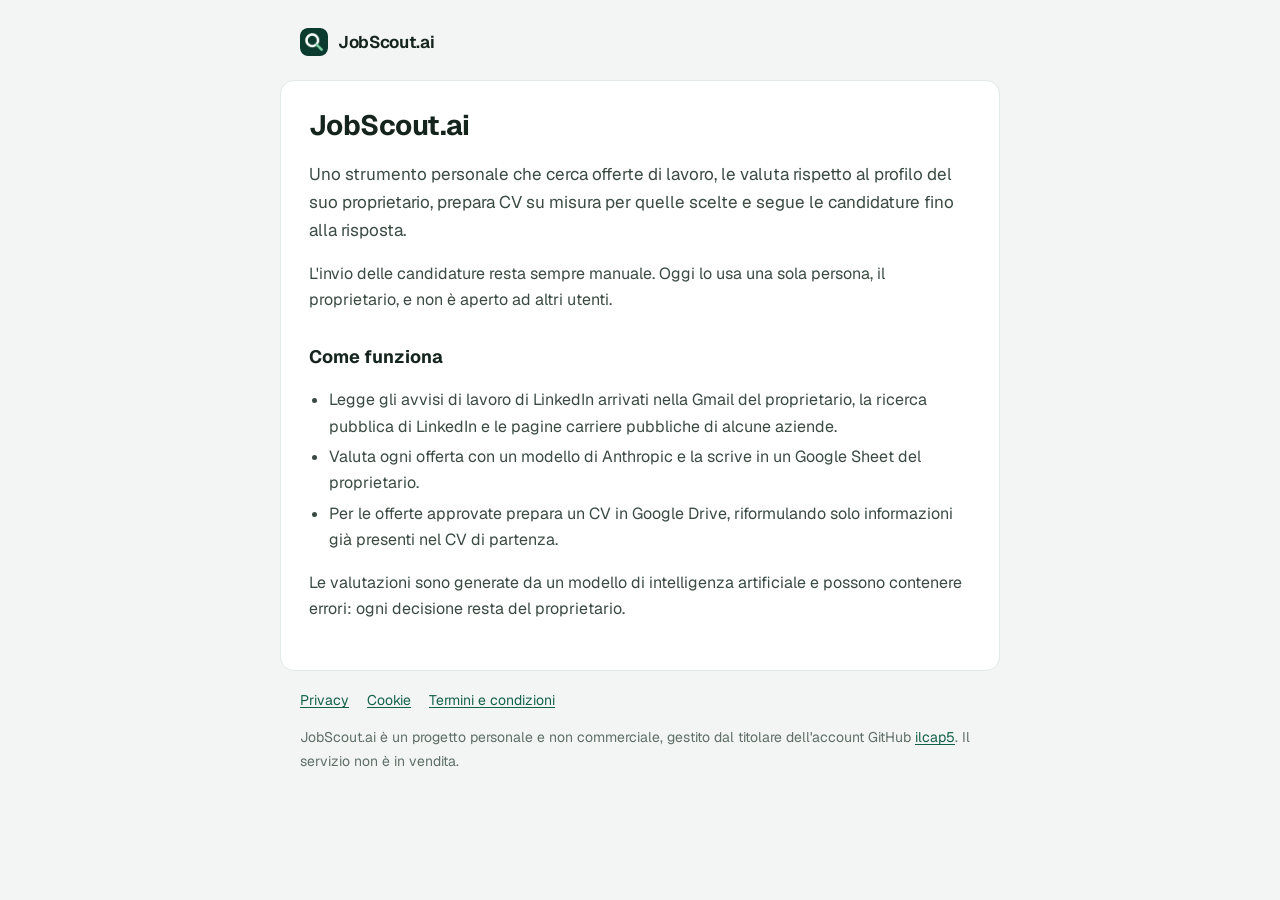
<file: index.html>
<!doctype html>
<html lang="it">
<head>
  <meta charset="utf-8">
  <meta name="viewport" content="width=device-width, initial-scale=1">
  <title>JobScout.ai</title>
  <meta name="description" content="Strumento personale per cercare, valutare e seguire candidature di lavoro.">
  <link rel="icon" href="jobscout/assets/mark-64.png" type="image/png">
  <link rel="stylesheet" href="site.css">
</head>
<body>
  <a class="skip" href="#contenuto">Vai al contenuto</a>
  <header><a href="index.html"><img src="jobscout/assets/mark-64.png" width="28" height="28" alt="">JobScout.ai</a></header>
  <main id="contenuto">
    <h1>JobScout.ai</h1>
    <p class="lead">Uno strumento personale che cerca offerte di lavoro, le valuta rispetto al profilo del suo proprietario,
    prepara CV su misura per quelle scelte e segue le candidature fino alla risposta.</p>
    <p>L'invio delle candidature resta sempre manuale. Oggi lo usa una sola persona, il proprietario, e non è aperto ad altri utenti.</p>
    <h2>Come funziona</h2>
    <ul>
      <li>Legge gli avvisi di lavoro di LinkedIn arrivati nella Gmail del proprietario, la ricerca pubblica di LinkedIn e le pagine carriere pubbliche di alcune aziende.</li>
      <li>Valuta ogni offerta con un modello di Anthropic e la scrive in un Google Sheet del proprietario.</li>
      <li>Per le offerte approvate prepara un CV in Google Drive, riformulando solo informazioni già presenti nel CV di partenza.</li>
    </ul>
    <p>Le valutazioni sono generate da un modello di intelligenza artificiale e possono contenere errori: ogni decisione resta del proprietario.</p>
  </main>
  <footer>
    <nav aria-label="Informazioni legali"><a href="privacy.html">Privacy</a><a href="cookie.html">Cookie</a><a href="termini.html">Termini e condizioni</a></nav>
    <p>JobScout.ai è un progetto personale e non commerciale, gestito dal titolare dell'account GitHub <a href="https://github.com/ilcap5">ilcap5</a>. Il servizio non è in vendita.</p>
  </footer>
</body>
</html>
</file>
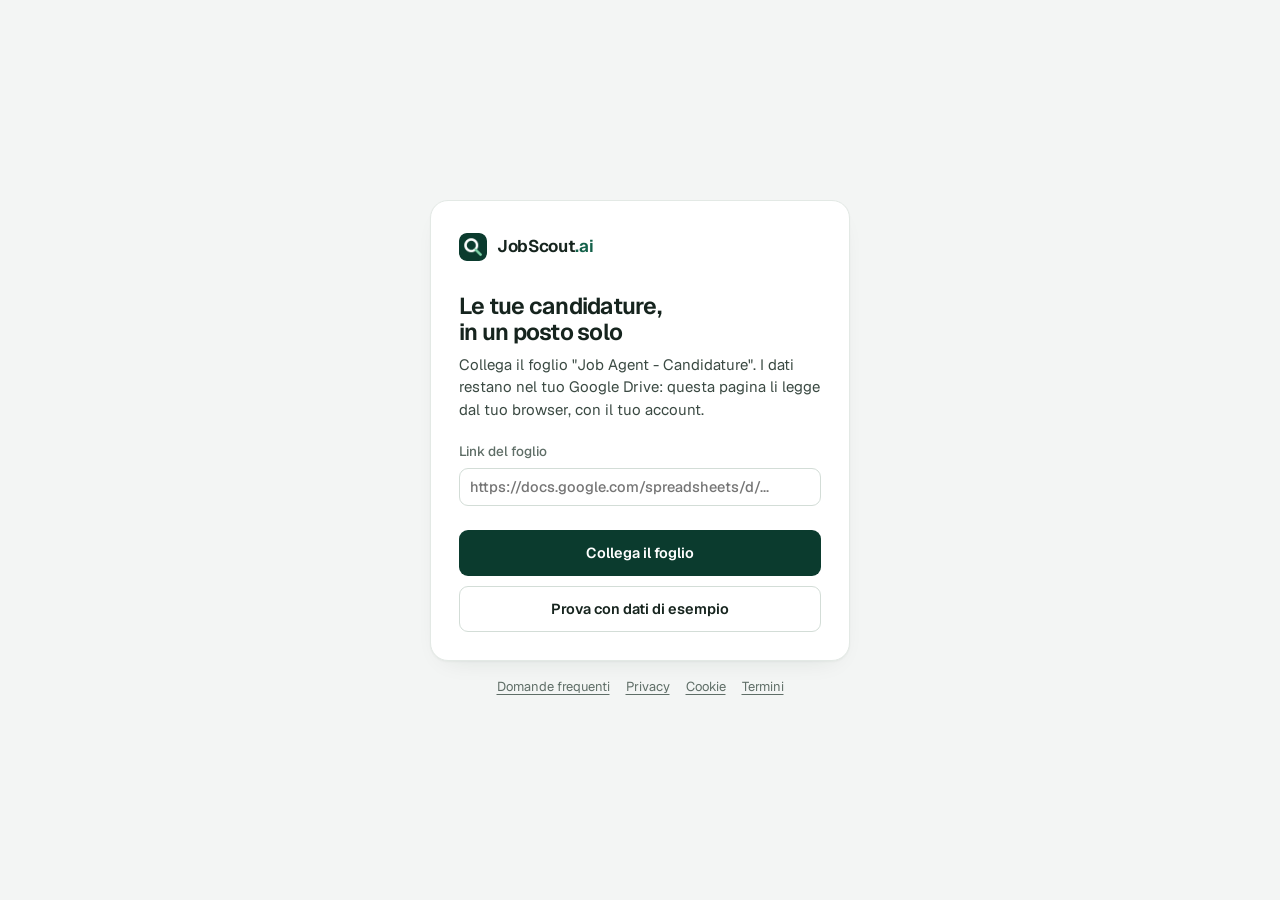
<file: jobscout/index.html>
<!doctype html>
<html lang="it">
<head>
  <meta charset="utf-8">
  <meta name="viewport" content="width=device-width, initial-scale=1">
  <title>JobScout.ai - Candidature</title>
  <meta name="description" content="JobScout.ai, l'agente AI che cerca e valuta offerte di lavoro per te.">
  <meta name="robots" content="noindex">
  <meta name="theme-color" content="#0B3B2E">
  <link rel="icon" href="assets/mark-64.png" type="image/png">
  <link rel="preload" href="assets/fonts/Geist-Variable.woff2" as="font" type="font/woff2" crossorigin>
  <link rel="stylesheet" href="styles.css?v=202611101623">
</head>
<body>
  <div id="app"><div class="screen"><div class="spinner" aria-label="Caricamento"></div></div></div>
  <noscript>Per usare la dashboard serve JavaScript.</noscript>
  <script type="module" src="app.js?v=202611101623"></script>
</body>
</html>
</file>
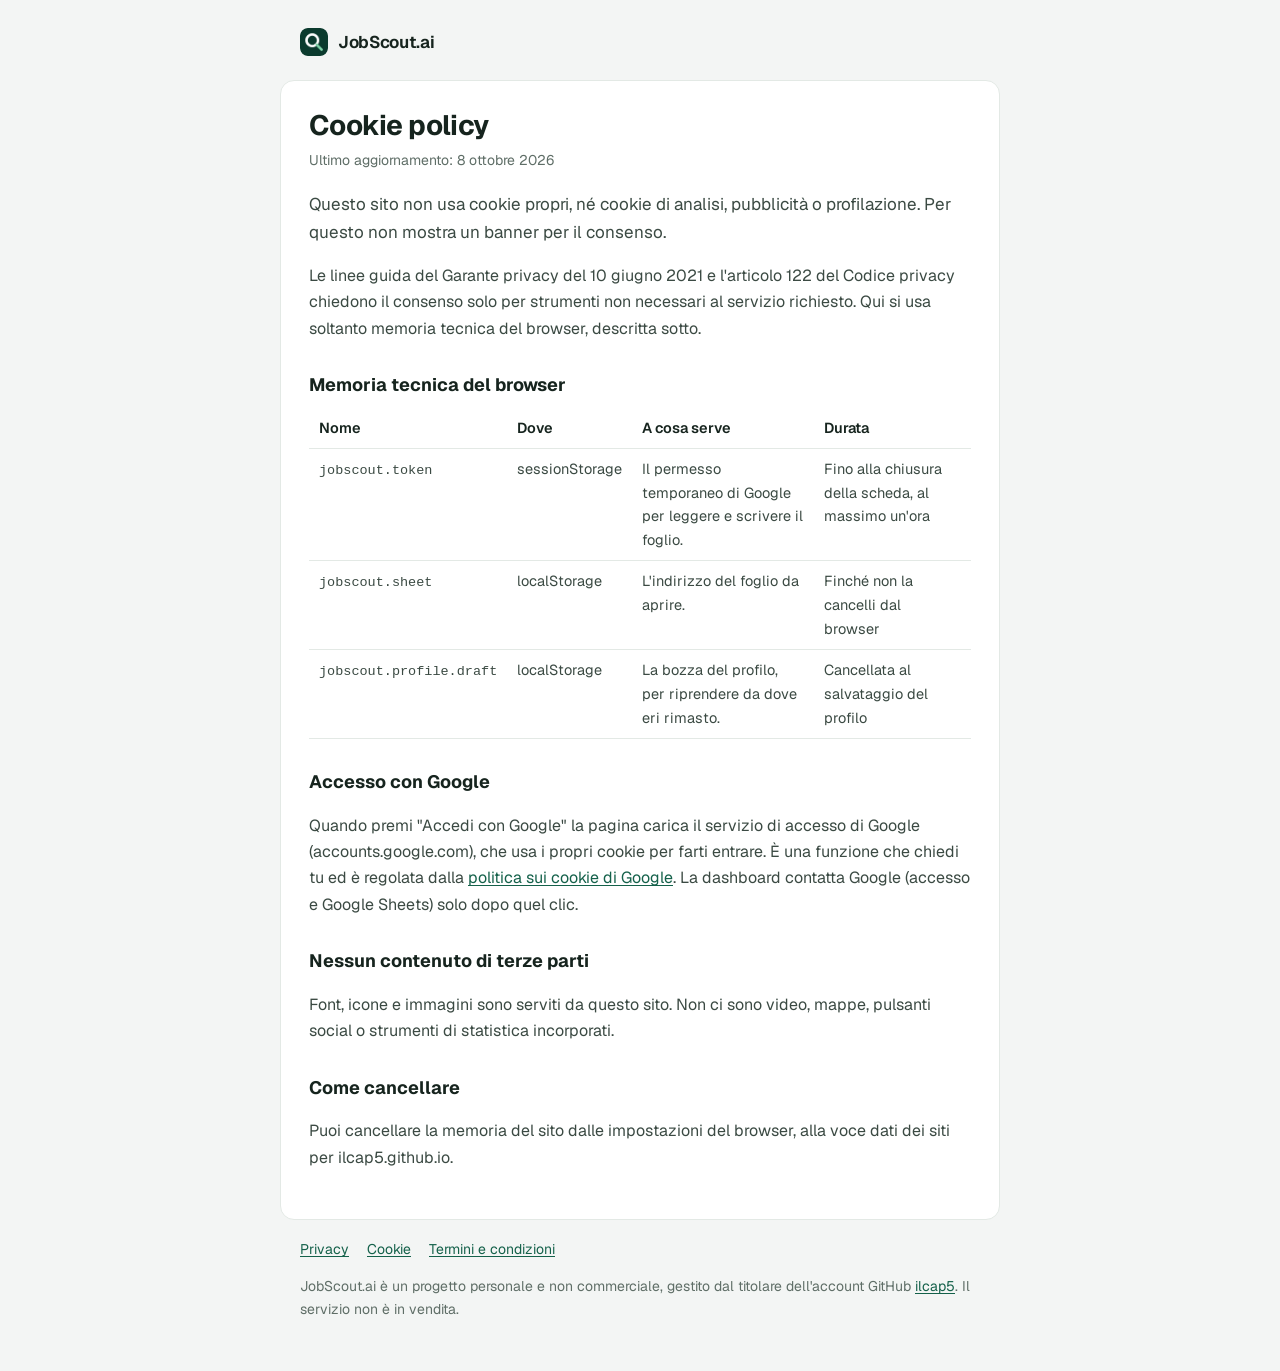
<file: cookie.html>
<!doctype html>
<html lang="it">
<head>
  <meta charset="utf-8">
  <meta name="viewport" content="width=device-width, initial-scale=1">
  <title>Cookie - JobScout.ai</title>
  <meta name="description" content="Cookie policy di JobScout.ai.">
  <link rel="icon" href="jobscout/assets/mark-64.png" type="image/png">
  <link rel="stylesheet" href="site.css">
</head>
<body>
  <a class="skip" href="#contenuto">Vai al contenuto</a>
  <header><a href="index.html"><img src="jobscout/assets/mark-64.png" width="28" height="28" alt="">JobScout.ai</a></header>
  <main id="contenuto">
    <h1>Cookie policy</h1>
    <p class="updated">Ultimo aggiornamento: 8 ottobre 2026</p>
    <p class="lead">Questo sito non usa cookie propri, né cookie di analisi, pubblicità o profilazione. Per questo non mostra un banner per il consenso.</p>
    <p>Le linee guida del Garante privacy del 10 giugno 2021 e l'articolo 122 del Codice privacy chiedono il consenso solo per strumenti
    non necessari al servizio richiesto. Qui si usa soltanto memoria tecnica del browser, descritta sotto.</p>

    <h2>Memoria tecnica del browser</h2>
    <table>
      <thead><tr><th scope="col">Nome</th><th scope="col">Dove</th><th scope="col">A cosa serve</th><th scope="col">Durata</th></tr></thead>
      <tbody>
        <tr><td><code>jobscout.token</code></td><td>sessionStorage</td><td>Il permesso temporaneo di Google per leggere e scrivere il foglio.</td><td>Fino alla chiusura della scheda, al massimo un'ora</td></tr>
        <tr><td><code>jobscout.sheet</code></td><td>localStorage</td><td>L'indirizzo del foglio da aprire.</td><td>Finché non la cancelli dal browser</td></tr>
        <tr><td><code>jobscout.profile.draft</code></td><td>localStorage</td><td>La bozza del profilo, per riprendere da dove eri rimasto.</td><td>Cancellata al salvataggio del profilo</td></tr>
      </tbody>
    </table>

    <h2>Accesso con Google</h2>
    <p>Quando premi "Accedi con Google" la pagina carica il servizio di accesso di Google (accounts.google.com), che usa i propri cookie per
    farti entrare. È una funzione che chiedi tu ed è regolata dalla <a href="https://policies.google.com/technologies/cookies">politica sui cookie di Google</a>.
    La dashboard contatta Google (accesso e Google Sheets) solo dopo quel clic.</p>

    <h2>Nessun contenuto di terze parti</h2>
    <p>Font, icone e immagini sono serviti da questo sito. Non ci sono video, mappe, pulsanti social o strumenti di statistica incorporati.</p>

    <h2>Come cancellare</h2>
    <p>Puoi cancellare la memoria del sito dalle impostazioni del browser, alla voce dati dei siti per ilcap5.github.io.</p>
  </main>
  <footer>
    <nav aria-label="Informazioni legali"><a href="privacy.html">Privacy</a><a href="cookie.html">Cookie</a><a href="termini.html">Termini e condizioni</a></nav>
    <p>JobScout.ai è un progetto personale e non commerciale, gestito dal titolare dell'account GitHub <a href="https://github.com/ilcap5">ilcap5</a>. Il servizio non è in vendita.</p>
  </footer>
</body>
</html>
</file>
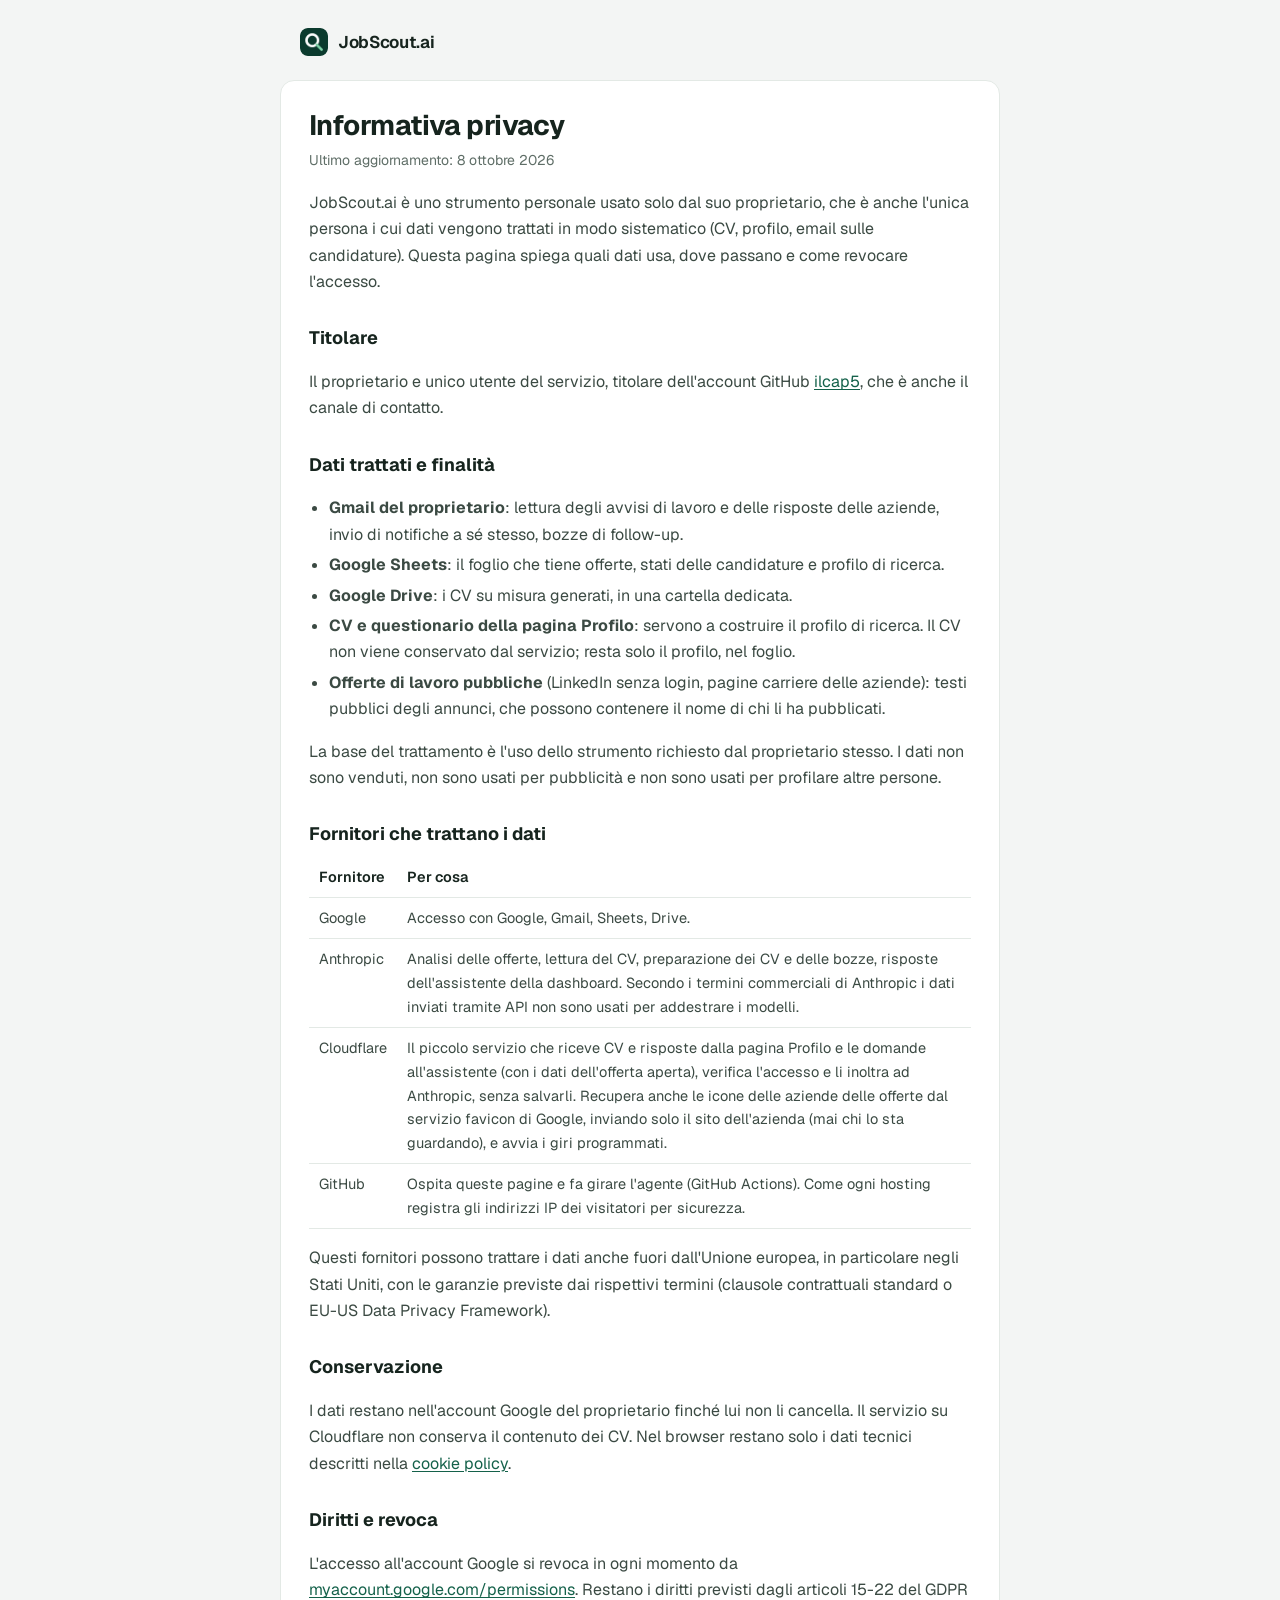
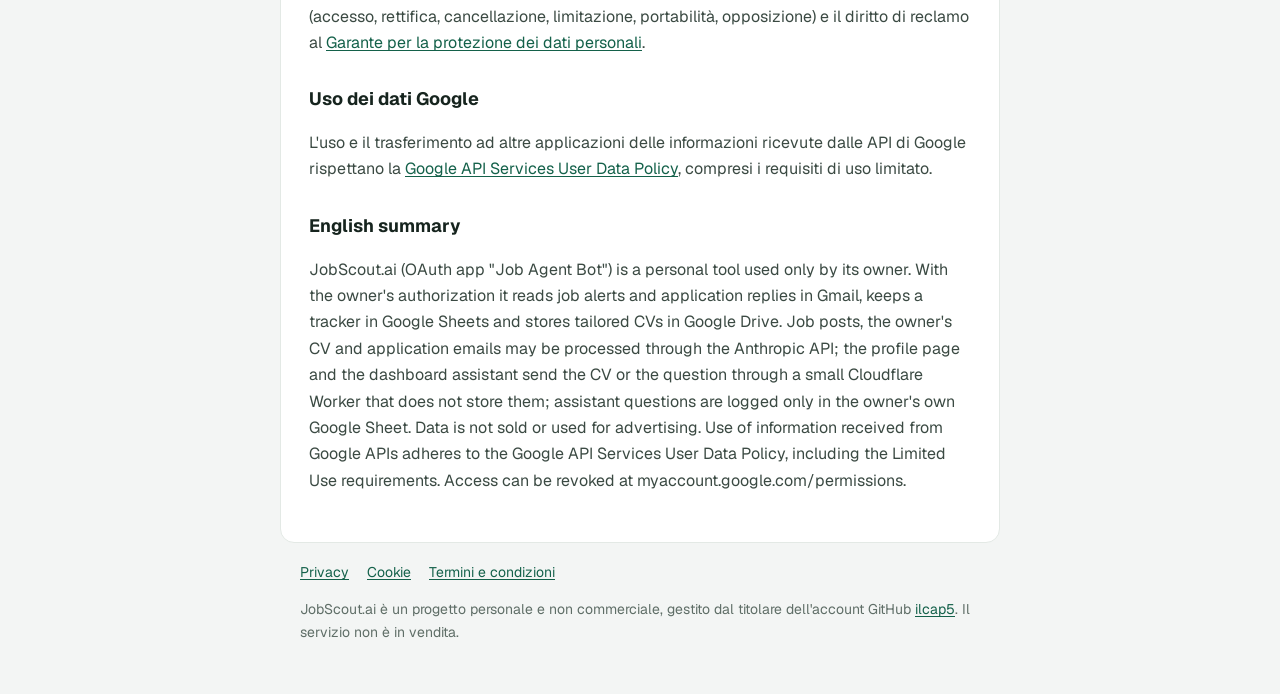
<file: privacy.html>
<!doctype html>
<html lang="it">
<head>
  <meta charset="utf-8">
  <meta name="viewport" content="width=device-width, initial-scale=1">
  <title>Privacy - JobScout.ai</title>
  <meta name="description" content="Informativa privacy di JobScout.ai.">
  <link rel="icon" href="jobscout/assets/mark-64.png" type="image/png">
  <link rel="stylesheet" href="site.css">
</head>
<body>
  <a class="skip" href="#contenuto">Vai al contenuto</a>
  <header><a href="index.html"><img src="jobscout/assets/mark-64.png" width="28" height="28" alt="">JobScout.ai</a></header>
  <main id="contenuto">
    <h1>Informativa privacy</h1>
    <p class="updated">Ultimo aggiornamento: 8 ottobre 2026</p>
    <p>JobScout.ai è uno strumento personale usato solo dal suo proprietario, che è anche l'unica persona i cui dati vengono trattati
    in modo sistematico (CV, profilo, email sulle candidature). Questa pagina spiega quali dati usa, dove passano e come revocare l'accesso.</p>

    <h2>Titolare</h2>
    <p>Il proprietario e unico utente del servizio, titolare dell'account GitHub <a href="https://github.com/ilcap5">ilcap5</a>,
    che è anche il canale di contatto.</p>

    <h2>Dati trattati e finalità</h2>
    <ul>
      <li><b>Gmail del proprietario</b>: lettura degli avvisi di lavoro e delle risposte delle aziende, invio di notifiche a sé stesso, bozze di follow-up.</li>
      <li><b>Google Sheets</b>: il foglio che tiene offerte, stati delle candidature e profilo di ricerca.</li>
      <li><b>Google Drive</b>: i CV su misura generati, in una cartella dedicata.</li>
      <li><b>CV e questionario della pagina Profilo</b>: servono a costruire il profilo di ricerca. Il CV non viene conservato dal servizio; resta solo il profilo, nel foglio.</li>
      <li><b>Offerte di lavoro pubbliche</b> (LinkedIn senza login, pagine carriere delle aziende): testi pubblici degli annunci, che possono contenere il nome di chi li ha pubblicati.</li>
    </ul>
    <p>La base del trattamento è l'uso dello strumento richiesto dal proprietario stesso. I dati non sono venduti, non sono usati per pubblicità
    e non sono usati per profilare altre persone.</p>

    <h2>Fornitori che trattano i dati</h2>
    <table>
      <thead><tr><th scope="col">Fornitore</th><th scope="col">Per cosa</th></tr></thead>
      <tbody>
        <tr><td>Google</td><td>Accesso con Google, Gmail, Sheets, Drive.</td></tr>
        <tr><td>Anthropic</td><td>Analisi delle offerte, lettura del CV, preparazione dei CV e delle bozze, risposte dell'assistente della dashboard. Secondo i termini commerciali di Anthropic i dati inviati tramite API non sono usati per addestrare i modelli.</td></tr>
        <tr><td>Cloudflare</td><td>Il piccolo servizio che riceve CV e risposte dalla pagina Profilo e le domande all'assistente (con i dati dell'offerta aperta), verifica l'accesso e li inoltra ad Anthropic, senza salvarli. Recupera anche le icone delle aziende delle offerte dal servizio favicon di Google, inviando solo il sito dell'azienda (mai chi lo sta guardando), e avvia i giri programmati.</td></tr>
        <tr><td>GitHub</td><td>Ospita queste pagine e fa girare l'agente (GitHub Actions). Come ogni hosting registra gli indirizzi IP dei visitatori per sicurezza.</td></tr>
      </tbody>
    </table>
    <p>Questi fornitori possono trattare i dati anche fuori dall'Unione europea, in particolare negli Stati Uniti, con le garanzie previste dai rispettivi
    termini (clausole contrattuali standard o EU-US Data Privacy Framework).</p>

    <h2>Conservazione</h2>
    <p>I dati restano nell'account Google del proprietario finché lui non li cancella. Il servizio su Cloudflare non conserva il contenuto dei CV.
    Nel browser restano solo i dati tecnici descritti nella <a href="cookie.html">cookie policy</a>.</p>

    <h2>Diritti e revoca</h2>
    <p>L'accesso all'account Google si revoca in ogni momento da <a href="https://myaccount.google.com/permissions">myaccount.google.com/permissions</a>.
    Restano i diritti previsti dagli articoli 15-22 del GDPR (accesso, rettifica, cancellazione, limitazione, portabilità, opposizione) e il diritto
    di reclamo al <a href="https://www.garanteprivacy.it">Garante per la protezione dei dati personali</a>.</p>

    <h2>Uso dei dati Google</h2>
    <p>L'uso e il trasferimento ad altre applicazioni delle informazioni ricevute dalle API di Google rispettano la
    <a href="https://developers.google.com/terms/api-services-user-data-policy">Google API Services User Data Policy</a>, compresi i requisiti di uso limitato.</p>

    <h2 lang="en">English summary</h2>
    <p lang="en">JobScout.ai (OAuth app "Job Agent Bot") is a personal tool used only by its owner. With the owner's authorization it reads job
    alerts and application replies in Gmail, keeps a tracker in Google Sheets and stores tailored CVs in Google Drive. Job posts, the owner's CV and
    application emails may be processed through the Anthropic API; the profile page and the dashboard assistant send the CV or the question through a small Cloudflare Worker
    that does not store them; assistant questions are logged only in the owner's own Google Sheet. Data is not sold or used for advertising. Use of information received from Google APIs adheres to the Google API Services User Data
    Policy, including the Limited Use requirements. Access can be revoked at myaccount.google.com/permissions.</p>
  </main>
  <footer>
    <nav aria-label="Informazioni legali"><a href="privacy.html">Privacy</a><a href="cookie.html">Cookie</a><a href="termini.html">Termini e condizioni</a></nav>
    <p>JobScout.ai è un progetto personale e non commerciale, gestito dal titolare dell'account GitHub <a href="https://github.com/ilcap5">ilcap5</a>. Il servizio non è in vendita.</p>
  </footer>
</body>
</html>
</file>
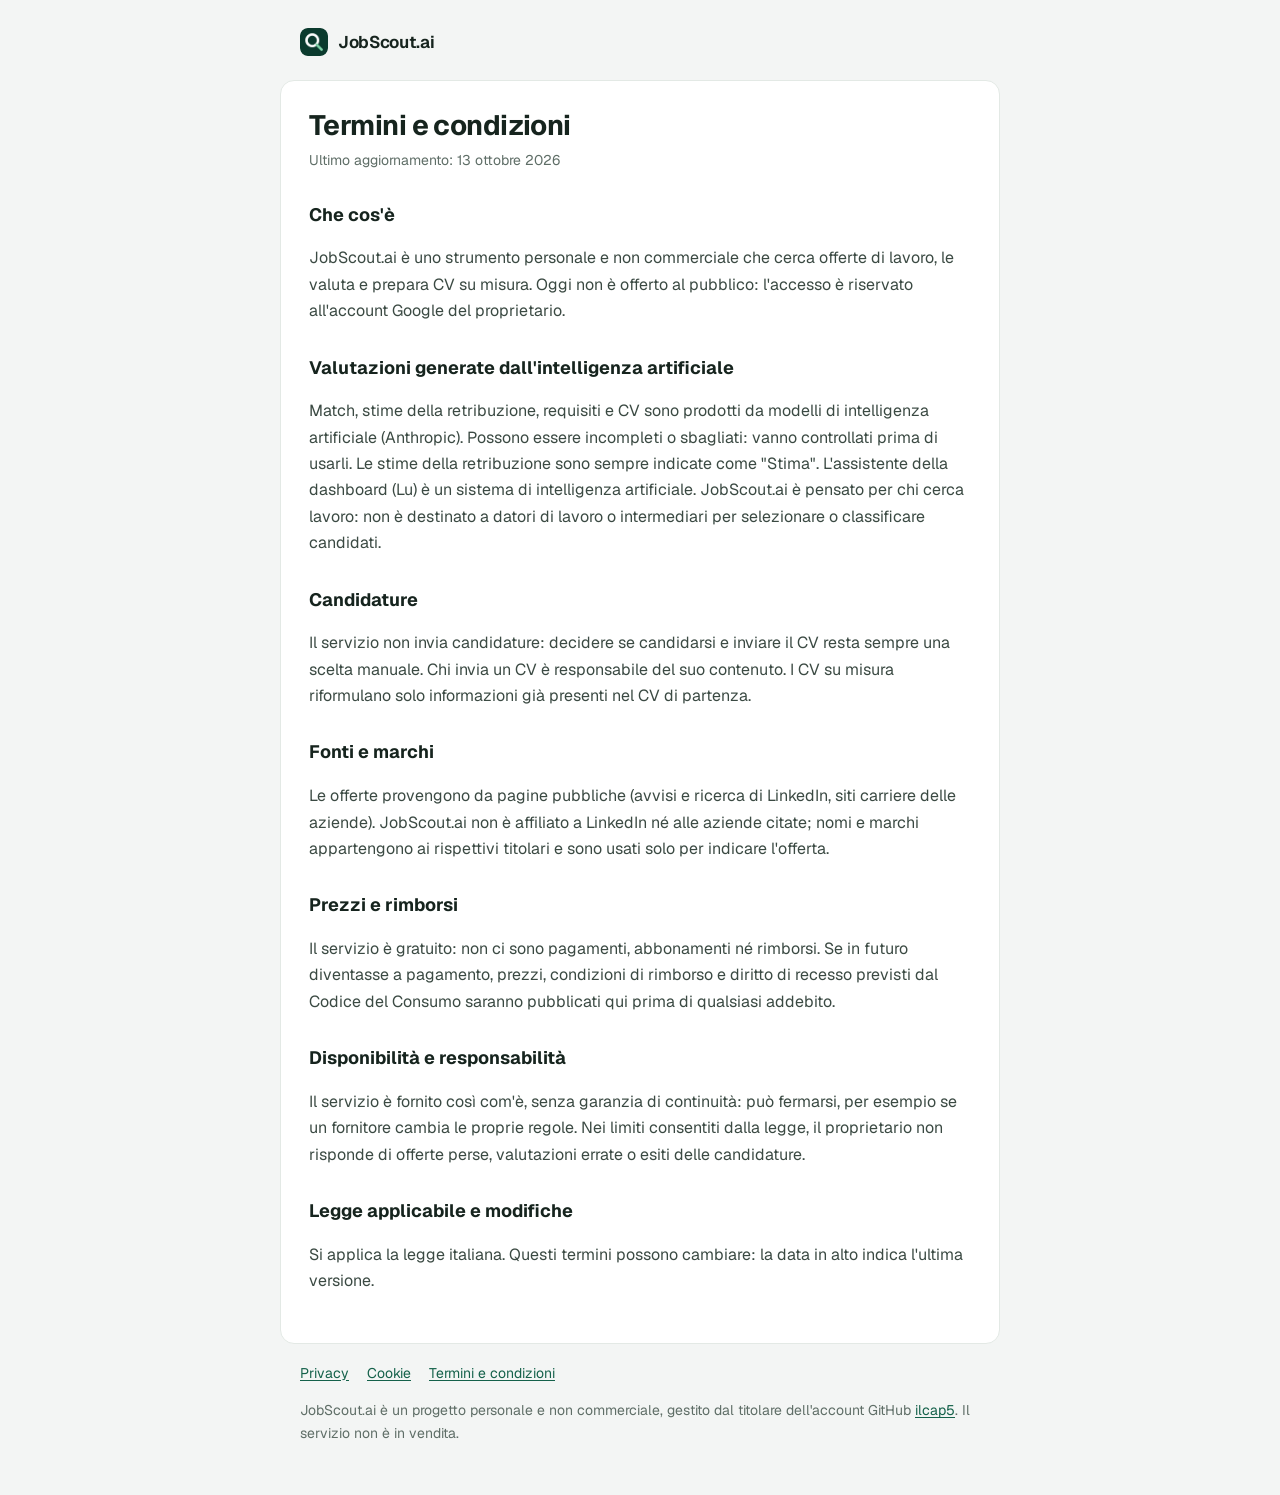
<file: termini.html>
<!doctype html>
<html lang="it">
<head>
  <meta charset="utf-8">
  <meta name="viewport" content="width=device-width, initial-scale=1">
  <title>Termini e condizioni - JobScout.ai</title>
  <meta name="description" content="Termini e condizioni di JobScout.ai.">
  <link rel="icon" href="jobscout/assets/mark-64.png" type="image/png">
  <link rel="stylesheet" href="site.css">
</head>
<body>
  <a class="skip" href="#contenuto">Vai al contenuto</a>
  <header><a href="index.html"><img src="jobscout/assets/mark-64.png" width="28" height="28" alt="">JobScout.ai</a></header>
  <main id="contenuto">
    <h1>Termini e condizioni</h1>
    <p class="updated">Ultimo aggiornamento: 13 ottobre 2026</p>

    <h2>Che cos'è</h2>
    <p>JobScout.ai è uno strumento personale e non commerciale che cerca offerte di lavoro, le valuta e prepara CV su misura.
    Oggi non è offerto al pubblico: l'accesso è riservato all'account Google del proprietario.</p>

    <h2>Valutazioni generate dall'intelligenza artificiale</h2>
    <p>Match, stime della retribuzione, requisiti e CV sono prodotti da modelli di intelligenza artificiale (Anthropic). Possono essere incompleti
    o sbagliati: vanno controllati prima di usarli. Le stime della retribuzione sono sempre indicate come "Stima". L'assistente della
    dashboard (Lu) è un sistema di intelligenza artificiale. JobScout.ai è pensato per chi cerca lavoro: non è destinato a datori di
    lavoro o intermediari per selezionare o classificare candidati.</p>

    <h2>Candidature</h2>
    <p>Il servizio non invia candidature: decidere se candidarsi e inviare il CV resta sempre una scelta manuale. Chi invia un CV è responsabile
    del suo contenuto. I CV su misura riformulano solo informazioni già presenti nel CV di partenza.</p>

    <h2>Fonti e marchi</h2>
    <p>Le offerte provengono da pagine pubbliche (avvisi e ricerca di LinkedIn, siti carriere delle aziende). JobScout.ai non è affiliato a LinkedIn
    né alle aziende citate; nomi e marchi appartengono ai rispettivi titolari e sono usati solo per indicare l'offerta.</p>

    <h2>Prezzi e rimborsi</h2>
    <p>Il servizio è gratuito: non ci sono pagamenti, abbonamenti né rimborsi. Se in futuro diventasse a pagamento, prezzi, condizioni di rimborso
    e diritto di recesso previsti dal Codice del Consumo saranno pubblicati qui prima di qualsiasi addebito.</p>

    <h2>Disponibilità e responsabilità</h2>
    <p>Il servizio è fornito così com'è, senza garanzia di continuità: può fermarsi, per esempio se un fornitore cambia le proprie regole.
    Nei limiti consentiti dalla legge, il proprietario non risponde di offerte perse, valutazioni errate o esiti delle candidature.</p>

    <h2>Legge applicabile e modifiche</h2>
    <p>Si applica la legge italiana. Questi termini possono cambiare: la data in alto indica l'ultima versione.</p>
  </main>
  <footer>
    <nav aria-label="Informazioni legali"><a href="privacy.html">Privacy</a><a href="cookie.html">Cookie</a><a href="termini.html">Termini e condizioni</a></nav>
    <p>JobScout.ai è un progetto personale e non commerciale, gestito dal titolare dell'account GitHub <a href="https://github.com/ilcap5">ilcap5</a>. Il servizio non è in vendita.</p>
  </footer>
</body>
</html>
</file>
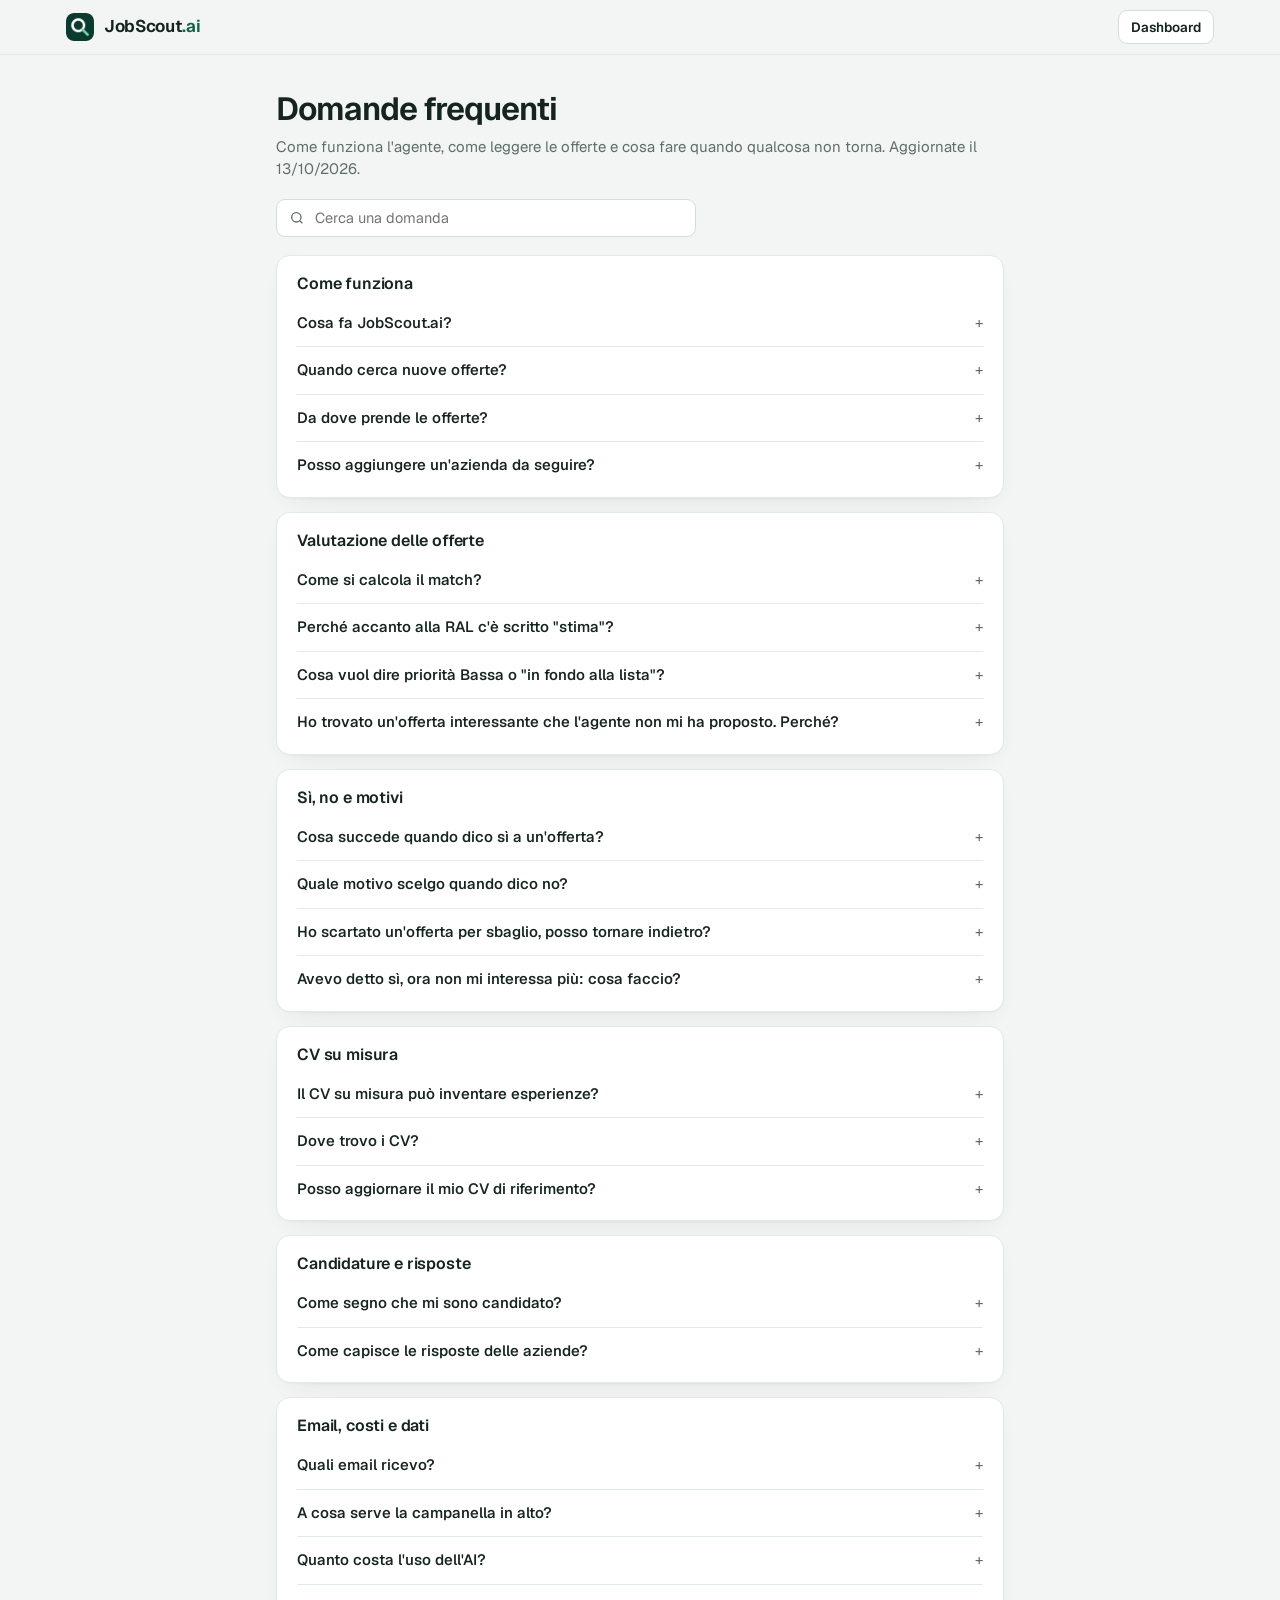
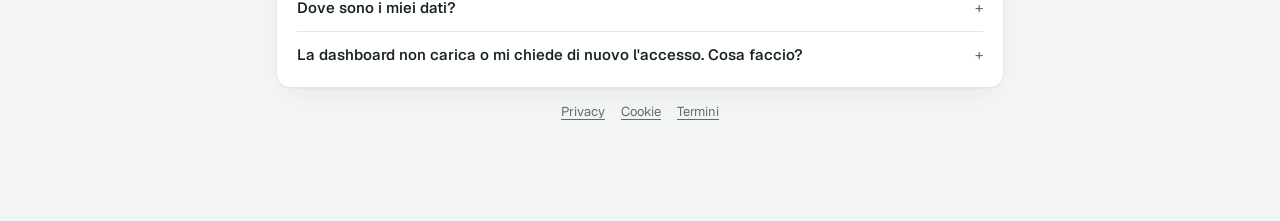
<file: jobscout/faq.html>
<!doctype html>
<html lang="it">
<head>
  <meta charset="utf-8">
  <meta name="viewport" content="width=device-width, initial-scale=1">
  <title>Domande frequenti - JobScout.ai</title>
  <meta name="description" content="Risposte alle domande più comuni su JobScout.ai: offerte, match, CV su misura, candidature e dati.">
  <meta name="theme-color" content="#0B3B2E">
  <link rel="icon" href="assets/mark-64.png" type="image/png">
  <link rel="preload" href="assets/fonts/Geist-Variable.woff2" as="font" type="font/woff2" crossorigin>
  <link rel="stylesheet" href="styles.css?v=202611101623">
</head>
<body>
  <header class="topbar">
    <div class="topbar-in">
      <a class="brand" href="./" aria-label="Torna alla dashboard"><img class="brand-mark" src="assets/mark-64.png" width="28" height="28" alt="">
        <span class="brand-name">JobScout<span>.ai</span></span></a>
      <div class="topbar-actions"><a class="btn btn-quiet btn-sm" href="./">Dashboard</a></div>
    </div>
  </header>
  <main class="page faq-page">
    <h1>Domande frequenti</h1>
    <p class="muted faq-intro" id="faq-intro">Come funziona l'agente, come leggere le offerte e cosa fare quando qualcosa non torna.</p>
    <label class="search faq-search">
      <svg class="ic" width="16" height="16" viewBox="0 0 24 24" fill="none" stroke="currentColor" stroke-width="2" aria-hidden="true"><circle cx="11" cy="11" r="7"/><path d="m20 20-3.5-3.5"/></svg>
      <input id="faq-q" type="search" placeholder="Cerca una domanda" aria-label="Cerca una domanda">
    </label>
    <div id="faq"></div>
    <p class="muted faq-empty" id="faq-empty" hidden>Nessuna domanda trovata. Prova con un'altra parola.</p>
    <nav class="legal" aria-label="Informazioni legali"><a href="../privacy.html">Privacy</a><a href="../cookie.html">Cookie</a><a href="../termini.html">Termini</a></nav>
  </main>
  <noscript>Per leggere le domande frequenti serve JavaScript.</noscript>
  <script type="module" src="faq.js?v=202611101623"></script>
</body>
</html>
</file>
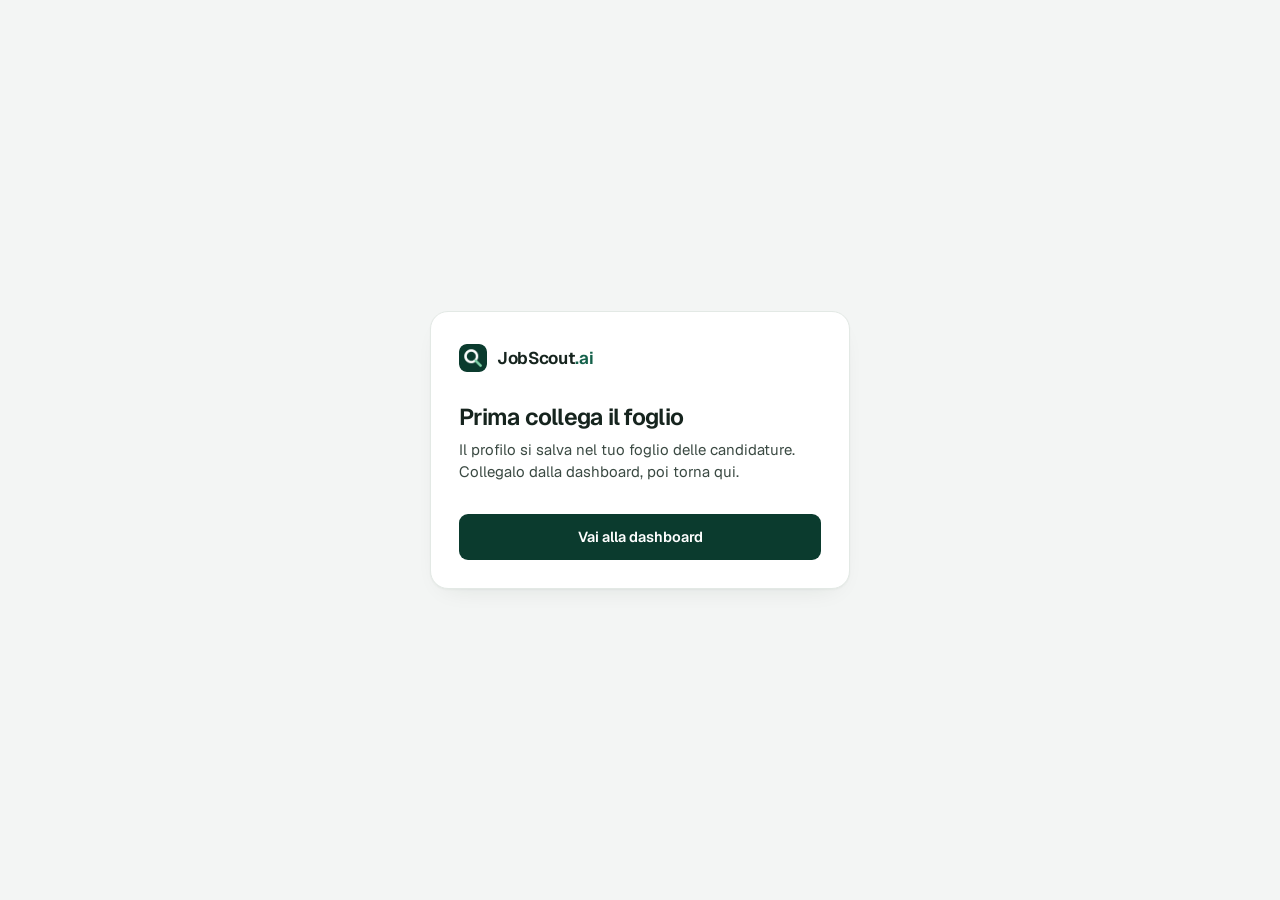
<file: jobscout/profilo.html>
<!doctype html>
<html lang="it">
<head>
  <meta charset="utf-8">
  <meta name="viewport" content="width=device-width, initial-scale=1">
  <title>JobScout.ai - Il tuo profilo</title>
  <meta name="description" content="Costruisci il profilo di ricerca di JobScout.ai: CV e poche domande.">
  <meta name="robots" content="noindex">
  <meta name="theme-color" content="#0B3B2E">
  <link rel="icon" href="assets/mark-64.png" type="image/png">
  <link rel="preload" href="assets/fonts/Geist-Variable.woff2" as="font" type="font/woff2" crossorigin>
  <link rel="stylesheet" href="styles.css?v=202611101623">
  <link rel="stylesheet" href="profilo.css?v=202611101623">
</head>
<body class="pf-body">
  <div id="app"><div class="screen"><div class="spinner" aria-label="Caricamento"></div></div></div>
  <noscript>Per usare questa pagina serve JavaScript.</noscript>
  <script type="module" src="profilo.js?v=202611101623"></script>
</body>
</html>
</file>
<file: site.css>
/* Public pages (home, privacy, cookie, termini). Same tokens as the dashboard, see job_finder_bot/docs/design.md. */
@font-face { font-family: Geist; src: url("jobscout/assets/fonts/Geist-Variable.woff2") format("woff2"); font-weight: 100 900; font-display: swap; }
:root {
  --brand: #0B3B2E; --brand-2: #14614A; --bg: #F3F5F4; --panel: #FFFFFF; --text: #16241E; --body: #3B4A43;
  --muted: #5F6E67; --line: #E3E9E5; --accent: #2FA36B;
  --font: Geist, ui-sans-serif, -apple-system, BlinkMacSystemFont, "Segoe UI", Roboto, sans-serif;
  color-scheme: light;
}
@media (prefers-color-scheme: dark) {
  :root { --brand: #7FD3A9; --brand-2: #8FDCB6; --bg: #0D1411; --panel: #141D19; --text: #E5EDE9; --body: #C3D0CA;
    --muted: #8E9E97; --line: #23302A; --accent: #3DBE82; color-scheme: dark; }
}
* { box-sizing: border-box; }
html, body { margin: 0; }
body { background: var(--bg); color: var(--body); font: 16px/1.65 var(--font); -webkit-font-smoothing: antialiased; }
a { color: var(--brand-2); text-underline-offset: 2px; }
a:hover { color: var(--text); }
:focus-visible { outline: 2px solid var(--accent); outline-offset: 2px; border-radius: 4px; }
.skip { position: absolute; left: 16px; top: -48px; background: var(--panel); padding: 8px 12px; border-radius: 9px; }
.skip:focus { top: 12px; }
header, main, footer { max-width: 720px; margin: 0 auto; padding: 0 20px; }
header { display: flex; align-items: center; gap: 10px; padding-top: 28px; padding-bottom: 8px; }
header a { display: inline-flex; align-items: center; gap: 10px; color: var(--text); text-decoration: none; font-weight: 650; font-size: 17px; letter-spacing: -.02em; }
header img { border-radius: 8px; }
main { background: var(--panel); border: 1px solid var(--line); border-radius: 14px; padding: 28px 28px 32px; margin-top: 16px; }
h1 { color: var(--text); font-size: 28px; line-height: 1.2; letter-spacing: -.02em; margin: 0 0 6px; }
h2 { color: var(--text); font-size: 18px; margin: 28px 0 6px; }
.updated { color: var(--muted); font-size: 14px; margin: 0 0 18px; }
.lead { font-size: 17px; }
ul { padding-left: 20px; }
li + li { margin-top: 4px; }
table { width: 100%; border-collapse: collapse; font-size: 14.5px; margin: 8px 0; }
th, td { text-align: left; padding: 8px 10px; border-bottom: 1px solid var(--line); vertical-align: top; }
th { color: var(--text); font-weight: 600; }
code { font-size: 13.5px; }
footer { padding-top: 18px; padding-bottom: 36px; font-size: 14px; color: var(--muted); }
footer nav { display: flex; flex-wrap: wrap; gap: 6px 18px; margin-bottom: 6px; }
@media (max-width: 560px) { main { padding: 20px 18px 24px; } h1 { font-size: 24px; } }
</file>
<file: jobscout/styles.css>
/* Geist (SIL Open Font License 1.1, assets/fonts/OFL-Geist.txt), served from this site: no request to Google Fonts. */
@font-face { font-family: Geist; src: url("assets/fonts/Geist-Variable.woff2") format("woff2"); font-weight: 100 900; font-style: normal; font-display: swap; }

/* JobScout.ai dashboard. Design rules in job_finder_bot/docs/design.md:
   one accent (brand green), tinted neutrals, sentence-case headings, no uppercase labels,
   radius scale 14 (panels) / 9 (controls) / full (status pills), motion only where it explains something. */

:root {
  --brand: #0B3B2E; --brand-2: #14614A; --brand-soft: #E6F2EB; --accent: #2FA36B; --on-brand: #FFFFFF;
  --bg: #F3F5F4; --panel: #FFFFFF; --text: #16241E; --body: #3B4A43; --muted: #5F6E67;
  --line: #E3E9E5; --line-2: #D3DDD7; --hover: #F6F8F7; --field: #FFFFFF;
  --amber-bg: #FFF4D6; --amber: #7A5A00; --red-bg: #FDE8E6; --red: #9C1C10;
  --green-bg: #E6F2EB; --green: #14614A; --deep-bg: #CFE7DA; --deep: #0B3B2E; --grey-bg: #EEF1EF; --grey: #5D6B65;
  --m85-bg: #187A4C; --m85: #FFFFFF; --m70-bg: #D9F0E2; --m70: #14613A; --m50-bg: #FFF1C2; --m50: #7A5A00;
  --m30-bg: #FFE3CC; --m30: #8A3E00; --m0-bg: #FDE0DD; --m0: #9C1C10;
  --chart-1: #1F8A5B; --dot-amber: #D69A00; --dot-green: #2FA36B; --dot-deep: #0B3B2E; --dot-red: #D4412E; --dot-grey: #9AA7A1; --dot-brand: #0B3B2E;
  --shadow: 0 1px 2px rgb(16 40 30 / .04), 0 10px 28px -16px rgb(16 40 30 / .14);
  --shadow-lg: -24px 0 60px -20px rgb(10 30 22 / .28);
  --r-panel: 14px; --r-ctl: 9px;
  --ease-out: cubic-bezier(.23, 1, .32, 1); --ease-drawer: cubic-bezier(.32, .72, 0, 1);
  --font: Geist, ui-sans-serif, -apple-system, BlinkMacSystemFont, "Segoe UI", Roboto, sans-serif;
  color-scheme: light;
}
@media (prefers-color-scheme: dark) {
  :root:not([data-theme="light"]) {
    --brand: #7FD3A9; --brand-2: #8FDCB6; --brand-soft: #173329; --accent: #3DBE82; --on-brand: #082119;
    --bg: #0D1411; --panel: #141D19; --text: #E5EDE9; --body: #C3D0CA; --muted: #8E9E97;
    --line: #23302A; --line-2: #2F3E37; --hover: #1A2520; --field: #101814;
    --amber-bg: #3A2F12; --amber: #F2CF6B; --red-bg: #3D1C19; --red: #F4A196;
    --green-bg: #173329; --green: #8FDCB6; --deep-bg: #1F4A39; --deep: #CDEFDD; --grey-bg: #222C28; --grey: #A9B6B0;
    --m85-bg: #187A4C; --m85: #FFFFFF; --m70-bg: #1B3F2A; --m70: #8FE0B9; --m50-bg: #3A3212; --m50: #F2CF6B;
    --m30-bg: #3E2814; --m30: #F5B27E; --m0-bg: #3D1C19; --m0: #F4A196;
    --shadow: 0 1px 2px rgb(0 0 0 / .3); --shadow-lg: -24px 0 60px -20px rgb(0 0 0 / .6);
    --lu-tile: #1B6B4E;
    --chart-1: #2EA86E; --dot-amber: #F2CF6B; --dot-green: #3DBE82; --dot-deep: #CDEFDD; --dot-red: #F4A196; --dot-grey: #73837C; --dot-brand: #7FD3A9;
    color-scheme: dark;
  }
}
:root[data-theme="dark"] {
    --brand: #7FD3A9; --brand-2: #8FDCB6; --brand-soft: #173329; --accent: #3DBE82; --on-brand: #082119;
    --bg: #0D1411; --panel: #141D19; --text: #E5EDE9; --body: #C3D0CA; --muted: #8E9E97;
    --line: #23302A; --line-2: #2F3E37; --hover: #1A2520; --field: #101814;
    --amber-bg: #3A2F12; --amber: #F2CF6B; --red-bg: #3D1C19; --red: #F4A196;
    --green-bg: #173329; --green: #8FDCB6; --deep-bg: #1F4A39; --deep: #CDEFDD; --grey-bg: #222C28; --grey: #A9B6B0;
    --m85-bg: #187A4C; --m85: #FFFFFF; --m70-bg: #1B3F2A; --m70: #8FE0B9; --m50-bg: #3A3212; --m50: #F2CF6B;
    --m30-bg: #3E2814; --m30: #F5B27E; --m0-bg: #3D1C19; --m0: #F4A196;
    --shadow: 0 1px 2px rgb(0 0 0 / .3); --shadow-lg: -24px 0 60px -20px rgb(0 0 0 / .6);
    --lu-tile: #1B6B4E;
    --chart-1: #2EA86E; --dot-amber: #F2CF6B; --dot-green: #3DBE82; --dot-deep: #CDEFDD; --dot-red: #F4A196; --dot-grey: #73837C; --dot-brand: #7FD3A9;
    color-scheme: dark;
  }

* { box-sizing: border-box; }
html, body { margin: 0; }
body { background: var(--bg); color: var(--text); font: 15px/1.5 var(--font); font-feature-settings: "ss01", "cv11";
  -webkit-font-smoothing: antialiased; text-rendering: optimizeLegibility; accent-color: var(--brand-2); caret-color: var(--brand-2); }
body.no-scroll { overflow: hidden; }
::selection { background: var(--brand-soft); color: var(--text); }
html { scrollbar-color: var(--line-2) transparent; }
h1, h2, h3, h4 { margin: 0; line-height: 1.25; text-wrap: balance; }
h1 { font-size: 32px; font-weight: 640; letter-spacing: -.032em; line-height: 1.15; }
h2 { font-size: 16px; font-weight: 600; letter-spacing: -.01em; }
h3 { font-size: 15px; font-weight: 600; margin-bottom: 10px; }
h4 { font-size: 14px; font-weight: 600; margin: 18px 0 6px; }
p { margin: 0; }
a { color: var(--brand-2); text-underline-offset: 3px; }
.muted { color: var(--muted); }
.sm, .small { font-size: 13.5px; }
.block { display: block; }
.late, .red { color: var(--red); }
.amber { color: var(--amber); }
.ic { flex: none; }
button, input, select, textarea { font: inherit; color: inherit; }
:focus-visible { outline: 2px solid var(--accent); outline-offset: 2px; border-radius: 6px; }

/* ---------- buttons */
.btn { display: inline-flex; align-items: center; justify-content: center; gap: 8px; height: 40px; padding: 0 16px;
  border-radius: var(--r-ctl); border: 1px solid transparent; font-weight: 600; font-size: 14.5px; cursor: pointer;
  text-decoration: none; white-space: nowrap; user-select: none;
  transition: background-color 150ms ease, border-color 150ms ease, transform 140ms var(--ease-out); }
.btn:active:not(:disabled) { transform: scale(.97); }
.btn:disabled { opacity: .4; cursor: default; }
.btn-primary { background: var(--brand); color: var(--on-brand); }
.btn-primary:hover:not(:disabled) { background: color-mix(in srgb, var(--brand) 88%, white); }
.btn-quiet { background: var(--panel); border-color: var(--line-2); color: var(--text); }
.btn-quiet:hover { background: var(--hover); }
.btn-sm { height: 34px; padding: 0 12px; font-size: 13.5px; }
.btn-icon { width: 38px; height: 38px; padding: 0; background: transparent; border-color: transparent; color: var(--muted); }
.btn-icon:hover { background: var(--hover); color: var(--text); }
.btn-block { width: 100%; height: 46px; margin-top: 10px; }
.link { display: inline-flex; align-items: center; gap: 6px; font-weight: 600; font-size: 14px; text-decoration: none; }
.link:hover { text-decoration: underline; }

/* ---------- login and setup */
.screen { min-height: 100vh; display: grid; place-items: center; align-content: center; gap: 6px; padding: 24px 16px; }
.screen-card { width: 100%; max-width: 420px; background: var(--panel); border: 1px solid var(--line); border-radius: 18px;
  padding: 32px 28px 28px; box-shadow: var(--shadow); animation: rise 420ms var(--ease-out); }
.screen-card .brand { margin-bottom: 32px; }
.screen-card h1 { font-size: 23px; margin-bottom: 8px; }
.screen-card .lead { color: var(--body); margin-bottom: 20px; }
.spinner { width: 26px; height: 26px; border-radius: 50%; border: 2.5px solid var(--line); border-top-color: var(--brand-2); animation: spin .7s linear infinite; }
@keyframes spin { to { transform: rotate(360deg); } }
@keyframes rise { from { opacity: 0; transform: translateY(8px); } }

/* ---------- brand */
.brand { display: flex; align-items: center; gap: 10px; }
.brand-mark { width: 28px; height: 28px; border-radius: 8px; display: block; }
.brand-name { font-weight: 650; font-size: 17px; letter-spacing: -.02em; }
.brand-name span { color: var(--brand-2); }

/* ---------- account menu (account.js) */
.acct { position: relative; margin-left: 4px; }
.acct-btn { width: 38px; height: 38px; border-radius: 50%; display: grid; place-items: center; cursor: pointer; color: var(--brand-2);
  background: var(--brand-soft); border: 1px solid transparent; transition: background-color 150ms ease, border-color 150ms ease, transform 140ms var(--ease-out); }
.acct-btn:hover { border-color: color-mix(in srgb, var(--brand-2) 35%, transparent); }
.acct-btn:active { transform: scale(.95); }
.acct-btn[aria-expanded="true"] { border-color: var(--brand-2); }
.acct-menu { position: absolute; right: 0; top: calc(100% + 8px); z-index: 60; width: 286px; padding: 6px; background: var(--panel);
  border: 1px solid var(--line); border-radius: 14px; box-shadow: 0 18px 48px -16px rgb(10 30 22 / .32), 0 2px 6px rgb(10 30 22 / .08);
  transform-origin: top right; transition: opacity 150ms ease, transform 180ms var(--ease-out); }
.acct-menu.opening { opacity: 0; transform: translateY(-4px) scale(.97); }
.acct-head { display: flex; align-items: center; gap: 11px; padding: 10px 10px 12px; }
.acct-head div { display: flex; flex-direction: column; min-width: 0; }
.acct-head b { font-weight: 620; font-size: 15px; letter-spacing: -.01em; }
.acct-head span:not(.acct-avatar) { font-size: 12.5px; color: var(--muted); }
.acct-avatar { width: 36px; height: 36px; border-radius: 50%; display: grid; place-items: center; flex: none; background: var(--brand); color: var(--on-brand); font-weight: 650; }
.acct-group { border-top: 1px solid var(--line); padding: 5px 0; }
.acct-item { display: flex; align-items: center; gap: 11px; width: 100%; padding: 8px 10px; border: 0; border-radius: 9px; background: none;
  color: var(--text); text-decoration: none; font-size: 14px; font-weight: 500; cursor: pointer; text-align: left; transition: background-color 120ms ease; }
.acct-item .ic { color: var(--muted); }
.acct-item:hover, .acct-item:focus-visible { background: var(--hover); outline: 0; }
.acct-item:hover .ic, .acct-item:focus-visible .ic { color: var(--brand-2); }
.acct-label { font-size: 12.5px; color: var(--muted); padding: 4px 10px 6px; }
.acct-themes { display: grid; grid-template-columns: repeat(3, 1fr); gap: 3px; margin: 0 6px 4px; padding: 3px; border-radius: 10px; background: var(--hover); }
.acct-theme { height: 30px; border: 0; border-radius: 8px; background: none; font-size: 13px; font-weight: 550; color: var(--body); cursor: pointer;
  transition: background-color 150ms ease, color 150ms ease; }
.acct-theme.on { background: var(--panel); color: var(--text); box-shadow: 0 1px 2px rgb(10 30 22 / .12), inset 0 0 0 1px var(--line); }
.plan-dlg { width: min(420px, calc(100vw - 32px)); padding: 22px; border: 1px solid var(--line); border-radius: 18px; background: var(--panel); color: var(--text);
  box-shadow: 0 28px 70px -20px rgb(10 30 22 / .45); }
.plan-dlg::backdrop { background: rgb(8 20 15 / .32); }
.plan-dlg[open] { animation: rise 220ms var(--ease-out); }
.plan-head { display: flex; align-items: center; justify-content: space-between; margin-bottom: 14px; }
.plan-head h2 { font-size: 19px; font-weight: 650; letter-spacing: -.02em; }
.plan-card { display: flex; flex-direction: column; gap: 2px; padding: 16px 18px; border-radius: 12px; background: var(--brand-soft); margin-bottom: 14px; }
.plan-name { font-size: 13px; font-weight: 600; color: var(--brand-2); }
.plan-card b { font-size: 30px; font-weight: 640; letter-spacing: -.03em; }
.plan-list { margin: 0 0 14px; padding-left: 18px; color: var(--body); font-size: 14.5px; display: flex; flex-direction: column; gap: 4px; }

/* ---------- top bar */
.topbar { position: sticky; top: 0; z-index: 10; background: color-mix(in srgb, var(--bg) 82%, transparent);
  backdrop-filter: saturate(1.4) blur(12px); -webkit-backdrop-filter: saturate(1.4) blur(12px); border-bottom: 1px solid var(--line); }
.topbar-in { max-width: 1180px; margin: 0 auto; padding: 10px 16px; display: flex; align-items: center; justify-content: space-between; gap: 12px; }
.topbar-actions { display: flex; align-items: center; gap: 4px; }
.badge { font-size: 12.5px; font-weight: 600; padding: 4px 10px; border-radius: 999px; background: var(--amber-bg); color: var(--amber); margin-right: 6px; }
body.is-loading .topbar::after { content: ""; position: absolute; left: 0; bottom: -1px; height: 2px; width: 30%;
  background: var(--accent); animation: load 1.1s var(--ease-out) infinite; }
@keyframes load { from { transform: translateX(-100%); } to { transform: translateX(340%); } }

/* ---------- page */
.page { max-width: 1180px; margin: 0 auto; padding: 36px 16px 96px; }
.hero { margin-bottom: 28px; display: flex; align-items: flex-end; justify-content: space-between; gap: 20px; flex-wrap: wrap; }
.hero-txt { min-width: 0; }
.hero-cta { height: 44px; padding: 0 18px 0 20px; gap: 6px; box-shadow: 0 8px 20px -10px rgb(11 59 46 / .55); }
.hero-cta .ic { transition: transform 160ms var(--ease-out); }
@media (hover: hover) and (pointer: fine) { .hero-cta:hover .ic { transform: translateX(2px); } }
.hero-date { color: var(--muted); font-size: 14px; margin-bottom: 6px; }
.page > * { animation: rise 420ms var(--ease-out) both; }
.page > :nth-child(2) { animation-delay: 40ms; } .page > :nth-child(3) { animation-delay: 80ms; } .page > :nth-child(4) { animation-delay: 120ms; }
.hero-line { margin-top: 8px; font-size: 16.5px; color: var(--body); max-width: 70ch; }
.hero-line b { color: var(--text); font-weight: 650; }
.panel { background: var(--panel); border: 1px solid var(--line); border-radius: var(--r-panel); box-shadow: var(--shadow); }
.pad { padding: 20px; }
.panel-h { display: flex; align-items: baseline; justify-content: space-between; gap: 8px; margin-bottom: 12px; }

/* KPI strip: one surface, five numbers */
.kpis { display: grid; grid-template-columns: repeat(5, 1fr); background: var(--panel); border: 1px solid var(--line);
  border-radius: var(--r-panel); box-shadow: var(--shadow); margin-bottom: 14px; overflow: hidden; }
.kpi { text-align: left; background: none; border: 0; border-left: 1px solid var(--line); padding: 18px 20px;
  display: flex; flex-direction: column; gap: 2px; min-width: 0; }
.kpi:first-child { border-left: 0; }
button.kpi { cursor: pointer; transition: background-color 150ms ease; }
button.kpi:hover { background: var(--hover); }
button.kpi:active { background: color-mix(in srgb, var(--hover) 60%, var(--line)); }
.kpi-label { font-size: 13.5px; color: var(--body); font-weight: 550; }
.kpi-value { font-size: 32px; font-weight: 620; letter-spacing: -.035em; font-variant-numeric: tabular-nums; line-height: 1.15; margin-top: 2px; }
.kpi-sub { font-size: 13px; color: var(--muted); white-space: nowrap; overflow: hidden; text-overflow: ellipsis; }

.insights { display: grid; grid-template-columns: 1fr 1fr; gap: 14px; margin-bottom: 14px; }
.insights .panel { display: flex; flex-direction: column; }
.todos { display: flex; flex-direction: column; }
.todo { display: flex; align-items: center; gap: 12px; padding: 10px; margin: 0 -10px; border: 0; background: none;
  border-radius: 10px; text-align: left; cursor: pointer; transition: background-color 150ms ease; }
.todo:hover { background: var(--hover); }
.todo:hover .chev { transform: translateX(2px); color: var(--text); }
.todo-ic { width: 36px; height: 36px; border-radius: 10px; display: grid; place-items: center; flex: none; }
.todo-txt { display: flex; flex-direction: column; min-width: 0; flex: 1; font-size: 14px; }
.todo-txt b { font-weight: 600; overflow: hidden; text-overflow: ellipsis; white-space: nowrap; }
.todo-txt span { font-size: 13.5px; }
.chev { color: var(--muted); display: grid; transition: transform 150ms var(--ease-out); }
.empty-sm { display: flex; align-items: center; gap: 10px; color: var(--muted); padding: 14px 0; font-size: 14px; }
.empty-sm .ic { color: var(--accent); }

.funnel { display: flex; flex-direction: column; gap: 10px; flex: 1; justify-content: center; }
.fn-row { display: grid; grid-template-columns: 76px 1fr 32px 40px; align-items: center; gap: 12px; font-size: 14px; }
.fn-label { color: var(--body); }
.fn-track { height: 8px; }
.fn-bar { display: block; height: 100%; width: var(--w); background: var(--brand-2); border-radius: 999px;
  transform-origin: left; animation: grow 700ms var(--ease-out) both; }
.fn-row:nth-child(2) .fn-bar { opacity: .88; animation-delay: 40ms; } .fn-row:nth-child(3) .fn-bar { opacity: .78; animation-delay: 80ms; }
.fn-row:nth-child(4) .fn-bar { opacity: .68; animation-delay: 120ms; } .fn-row:nth-child(5) .fn-bar { opacity: .6; animation-delay: 160ms; }
.fn-row:nth-child(6) .fn-bar { opacity: .52; animation-delay: 200ms; }
@keyframes grow { from { transform: scaleX(0); } }
.fn-n { font-weight: 600; text-align: right; font-variant-numeric: tabular-nums; }
.fn-conv { font-size: 13px; color: var(--muted); text-align: right; font-variant-numeric: tabular-nums; }
.fn-stats { display: grid; grid-template-columns: repeat(3, 1fr); gap: 12px; margin-top: 18px; padding-top: 16px; border-top: 1px solid var(--line); }
.fn-stats div { display: flex; flex-direction: column; gap: 2px; }
.fn-stats b { font-size: 20px; font-weight: 650; font-variant-numeric: tabular-nums; letter-spacing: -.02em; }
.fn-stats span { font-size: 13px; color: var(--muted); line-height: 1.35; }

/* ---------- market: last run, market salary, gaps (market.js) */
.market { margin-bottom: 14px; }
.market-h { display: flex; align-items: baseline; justify-content: space-between; gap: 8px; margin: 8px 2px 10px; }
.market-grid { display: grid; grid-template-columns: 1.15fr 1fr 1fr; gap: 14px; }
.market-grid .panel { display: flex; flex-direction: column; }
.market .fn-row { grid-template-columns: 82px 1fr 40px 0; }
.mk-sub { font-size: 13.5px; font-weight: 600; margin-top: 16px; padding-top: 14px; border-top: 1px solid var(--line); }
.mk-reasons { list-style: none; margin: 8px 0 0; padding: 0; display: flex; flex-wrap: wrap; gap: 6px; }
.mk-reasons li { display: inline-flex; gap: 6px; align-items: baseline; font-size: 13px; padding: 4px 9px; border-radius: 8px;
  background: var(--grey-bg); color: var(--body); }
.mk-reasons b { font-variant-numeric: tabular-nums; color: var(--text); }
.mk-big { font-size: 30px; font-weight: 650; letter-spacing: -.02em; font-variant-numeric: tabular-nums; margin: 2px 0 2px; color: var(--text); }
.mk-range { position: relative; height: 10px; border-radius: 6px; background: var(--grey-bg); margin-top: 16px; }
.mk-range-bar { position: absolute; top: 0; bottom: 0; left: var(--l); width: var(--w); border-radius: 6px; background: var(--brand-2); }
.mk-range-ends { display: flex; justify-content: space-between; font-size: 12.5px; color: var(--muted); margin-top: 6px; font-variant-numeric: tabular-nums; }
.mk-types { list-style: none; margin: 14px 0 0; padding: 12px 0 0; border-top: 1px solid var(--line); display: flex; flex-direction: column; gap: 6px; }
.mk-types li { display: grid; grid-template-columns: 1fr auto auto; gap: 10px; font-size: 13.5px; align-items: baseline; }
.mk-types b { font-variant-numeric: tabular-nums; }
.mk-gaps { list-style: none; margin: 0; padding: 0; display: flex; flex-direction: column; gap: 12px; }
.mk-gap { display: flex; flex-direction: column; gap: 5px; }
.mk-gap-h { display: flex; justify-content: space-between; gap: 10px; font-size: 14px; }
.mk-gap-h b { font-weight: 600; }
.mk-count { font-size: 13px; color: var(--muted); white-space: nowrap; font-variant-numeric: tabular-nums; }
.mk-tag { align-self: flex-start; font-size: 12.5px; font-weight: 550; padding: 3px 8px; border-radius: 6px; }
.mk-note { margin-top: auto; padding-top: 14px; }
.xs { font-size: 12.5px; }

/* ---------- list */
.list-panel { padding-top: 18px; overflow: clip; scroll-margin-top: 72px; }
.list-head { display: flex; align-items: center; justify-content: space-between; gap: 12px; padding: 0 20px 14px; flex-wrap: wrap; }
.list-tools { display: flex; gap: 8px; flex-wrap: wrap; }
.search { display: flex; align-items: center; gap: 8px; height: 38px; padding: 0 12px; border: 1px solid var(--line-2);
  border-radius: var(--r-ctl); background: var(--field); color: var(--muted); transition: border-color 150ms ease; }
.search:focus-within { border-color: var(--brand-2); }
.search input { border: 0; outline: 0; background: none; width: 210px; color: var(--text); font-size: 14.5px; }
.list-tools select, .field input, .field textarea, .field select:not(.status-select) { height: 38px; border: 1px solid var(--line-2);
  border-radius: var(--r-ctl); padding: 0 10px; background: var(--field); font-size: 14.5px; transition: border-color 150ms ease; }
.field input:focus, .field textarea:focus, .list-tools select:focus { border-color: var(--brand-2); outline: 0; }
.tabs-wrap { position: relative; border-bottom: 1px solid var(--line); }
.tabs { display: flex; gap: 2px; padding: 0 12px; overflow-x: auto; scrollbar-width: none; }
.tab-ind { position: absolute; left: 0; bottom: -1px; height: 2px; width: 0; background: var(--brand-2); border-radius: 2px; pointer-events: none; }
.tab-ind.ready { transition: transform 240ms var(--ease-out), width 240ms var(--ease-out); }
.tabs::-webkit-scrollbar { display: none; }
.tab { position: relative; display: flex; align-items: center; gap: 7px; padding: 10px 9px 12px; border: 0; background: none; color: var(--muted);
  font-weight: 500; font-size: 14.5px; cursor: pointer; white-space: nowrap; transition: color 150ms ease; }
.tab:hover { color: var(--text); }
.tab.on { color: var(--text); font-weight: 600; }
.tab-n { font-size: 12px; color: var(--muted); font-variant-numeric: tabular-nums; font-weight: 500; }
.tab.on .tab-n { color: var(--brand-2); }

table.jobs { width: 100%; border-collapse: collapse; }
.jobs th { text-align: left; font-size: 12.5px; font-weight: 550; color: var(--muted); padding: 11px 12px; border-bottom: 1px solid var(--line); white-space: nowrap;
  position: sticky; top: 58px; z-index: 2; background: color-mix(in srgb, var(--panel) 92%, transparent);
  backdrop-filter: blur(8px); -webkit-backdrop-filter: blur(8px); }
/* Column headers sort the list: the arrow shows on the sorted column, a faint double arrow on the others. */
.th-sort { display: inline-flex; align-items: center; gap: 5px; margin: -4px -6px; padding: 4px 6px; border: 0; border-radius: 6px; background: none;
  font: inherit; color: inherit; cursor: pointer; transition: color 120ms ease, background-color 120ms ease; }
.th-sort .ic { opacity: .45; flex: none; }
.th-sort.on { color: var(--text); font-weight: 620; }
.th-sort.on .ic { opacity: 1; color: var(--brand-2); }
@media (hover: hover) { .th-sort:hover { color: var(--text); background: var(--hover); } .th-sort:hover .ic { opacity: 1; } }
.jobs th:first-child, .jobs td:first-child { padding-left: 20px; }
.jobs th:last-child, .jobs td:last-child { padding-right: 20px; }
.jobs td { padding: 12px 12px; border-bottom: 1px solid var(--line); vertical-align: middle; font-size: 14.5px; }
.jobs tbody tr { cursor: pointer; transition: background-color 120ms ease; }
.jobs tbody tr:hover { background: var(--hover); }
.jobs tbody tr.sel { background: var(--brand-soft); }
.jobs tbody tr:last-child td { border-bottom: 0; }
.job { display: flex; align-items: center; gap: 14px; min-width: 0; }
.job-txt { display: flex; flex-direction: column; min-width: 0; }
.job-txt b { font-weight: 600; overflow: hidden; text-overflow: ellipsis; }
.job-txt > span { font-size: 13.5px; color: var(--muted); }
.c-job { max-width: 400px; }
.c-date, .c-ral, .c-match { white-space: nowrap; font-variant-numeric: tabular-nums; }
.c-date { color: var(--body); }
.c-status { min-width: 180px; }
.c-dec { white-space: nowrap; }
/* Sì / No: one segmented control with two fixed halves, so nothing moves when the answer changes. The chosen half
   gets a light translucent tint (green yes, red no), never a solid fill. */
.decide { display: inline-grid; grid-template-columns: 1fr 1fr; gap: 2px; padding: 2px; border: 1px solid var(--line); border-radius: var(--r-ctl); background: var(--hover); }
.decide button { display: inline-flex; align-items: center; justify-content: center; gap: 5px; min-width: 56px; height: 28px; padding: 0 10px;
  border-radius: calc(var(--r-ctl) - 2px); font-size: 13.5px; font-weight: 600; cursor: pointer; border: 0; background: transparent; color: var(--muted);
  transition: background-color 160ms ease, color 160ms ease, box-shadow 160ms ease, transform 120ms var(--ease-out); }
.decide button svg { opacity: .7; }
.decide button:active { transform: scale(.97); }
@media (hover: hover) and (pointer: fine) {
  .decide .btn-yes:not([aria-pressed="true"]):hover { background: color-mix(in srgb, var(--brand) 7%, transparent); color: var(--brand-2); }
  .decide .btn-no:not([aria-pressed="true"]):hover { background: color-mix(in srgb, var(--red) 6%, transparent); color: var(--red); }
}
.decide .btn-yes[aria-pressed="true"] { background: color-mix(in srgb, var(--brand) 13%, var(--panel)); color: var(--brand-2);
  box-shadow: inset 0 0 0 1px color-mix(in srgb, var(--brand) 26%, transparent); cursor: default; }
.decide .btn-no[aria-pressed="true"] { background: color-mix(in srgb, var(--red) 10%, var(--panel)); color: var(--red);
  box-shadow: inset 0 0 0 1px color-mix(in srgb, var(--red) 22%, transparent); cursor: default; }
.decide button[aria-pressed="true"] svg { opacity: 1; }
.decide button[aria-pressed="true"]:active { transform: none; }
.decide.big button { min-width: 78px; height: 34px; padding: 0 14px; font-size: 14.5px; gap: 6px; }
.decide-box .decide-row { display: flex; align-items: center; justify-content: space-between; gap: 12px; flex-wrap: wrap; }
.decide-box .decide-row + * { margin-top: 10px; }
.dec { display: inline-flex; align-items: center; gap: 5px; font-size: 14px; font-weight: 600; }
.dec-yes { color: var(--brand-2); }
.dec-no { color: var(--muted); font-weight: 500; flex-direction: column; align-items: flex-start; gap: 0; }
.dec-no small { font-size: 12.5px; }
/* Under the status but outside the flow: the row keeps its height, so the Sì / No switch never moves. */
td.c-status { position: relative; }
td.c-status .sub-tag { position: absolute; left: 14px; bottom: 3px; font-size: 12px; line-height: 1.2; color: var(--muted); white-space: nowrap; pointer-events: none; }
.sub-tag { display: block; font-size: 12.5px; color: var(--muted); margin-top: 4px; padding-left: 2px; }
.est { font-size: 11.5px; color: var(--muted); margin-left: 6px; }
.empty { display: flex; flex-direction: column; align-items: center; gap: 6px; padding: 56px 16px; text-align: center; color: var(--muted); }
.empty b { color: var(--text); font-size: 16px; font-weight: 600; }
.empty .btn { margin-top: 10px; }
.foot { text-align: center; font-size: 13px; color: var(--muted); margin-top: 16px; }
.legal { display: flex; justify-content: center; gap: 16px; font-size: 13px; margin: 10px 0 4px; }
.legal a { color: var(--muted); }
.legal a:hover { color: var(--text); }

/* ---------- skeleton */
.sk { background: linear-gradient(90deg, var(--hover), var(--line), var(--hover)); background-size: 200% 100%; border-radius: 8px; animation: shimmer 1.4s linear infinite; }
@keyframes shimmer { to { background-position: -200% 0; } }
.sk-title { height: 34px; width: 280px; margin-bottom: 12px; }
.sk-line { height: 13px; width: 60%; margin: 6px 0; }
.sk-line.short { width: 35%; }
.sk-num { height: 30px; width: 56px; margin-top: 8px; }
.sk-row { display: flex; gap: 14px; align-items: center; padding: 14px 20px; border-bottom: 1px solid var(--line); }
.sk-logo { width: 40px; height: 40px; border-radius: 10px; flex: none; }
.sk-col { flex: 1; }

/* ---------- logos, pills, match */
.logo { width: var(--s); height: var(--s); border-radius: 10px; border: 1px solid var(--line); background: #fff; display: grid; place-items: center; flex: none; overflow: hidden; }
.logo img { width: 62%; height: 62%; object-fit: contain; }
.logo-ini { background: var(--brand-soft); color: var(--brand-2); font-weight: 650; font-size: calc(var(--s) * .34); border-color: transparent; letter-spacing: -.01em; }
/* Initials of a company without icon: eight tints, one per company (app.js > tint). Text on tint keeps 4.5:1. */
.ini-0 { background: #DDF0E6; color: #14614A; } .ini-1 { background: #DCEBF7; color: #1B4F7A; }
.ini-2 { background: #FBEBCF; color: #7A5200; } .ini-3 { background: #F9E1DC; color: #8E2B1C; }
.ini-4 { background: #DDF1F1; color: #135C5E; } .ini-5 { background: #E9EDD8; color: #4A5A16; }
.ini-6 { background: #E6E9EE; color: #3B4A5C; } .ini-7 { background: #FBE4D2; color: #86400F; }
@media (prefers-color-scheme: dark) {
  :root:not([data-theme="light"]) .ini-0 { background: #173329; color: #8FDCB6; } :root:not([data-theme="light"]) .ini-1 { background: #15293B; color: #9CC9EE; }
  :root:not([data-theme="light"]) .ini-2 { background: #3A2F12; color: #F2CF6B; } :root:not([data-theme="light"]) .ini-3 { background: #3D1C19; color: #F4A196; }
  :root:not([data-theme="light"]) .ini-4 { background: #12302F; color: #8FD6D6; } :root:not([data-theme="light"]) .ini-5 { background: #2A3114; color: #C9D98A; }
  :root:not([data-theme="light"]) .ini-6 { background: #222B36; color: #B4C2D4; } :root:not([data-theme="light"]) .ini-7 { background: #3A2413; color: #F1B98A; }
}
:root[data-theme="dark"] .ini-0 { background: #173329; color: #8FDCB6; } :root[data-theme="dark"] .ini-1 { background: #15293B; color: #9CC9EE; }
:root[data-theme="dark"] .ini-2 { background: #3A2F12; color: #F2CF6B; } :root[data-theme="dark"] .ini-3 { background: #3D1C19; color: #F4A196; }
:root[data-theme="dark"] .ini-4 { background: #12302F; color: #8FD6D6; } :root[data-theme="dark"] .ini-5 { background: #2A3114; color: #C9D98A; }
:root[data-theme="dark"] .ini-6 { background: #222B36; color: #B4C2D4; } :root[data-theme="dark"] .ini-7 { background: #3A2413; color: #F1B98A; }
.pill { display: inline-flex; align-items: center; height: 26px; padding: 0 11px; border-radius: 999px; font-size: 13px; font-weight: 600; white-space: nowrap; }
.tone-amber { background: var(--amber-bg); color: var(--amber); } .tone-grey { background: var(--grey-bg); color: var(--grey); }
.tone-green { background: var(--green-bg); color: var(--green); } .tone-red { background: var(--red-bg); color: var(--red); }
.tone-deep { background: var(--deep-bg); color: var(--deep); } .tone-brand { background: var(--brand); color: var(--on-brand); }
.tone-amber { --dot: var(--dot-amber); } .tone-green { --dot: var(--dot-green); } .tone-deep { --dot: var(--dot-deep); }
.tone-red { --dot: var(--dot-red); } .tone-grey { --dot: var(--dot-grey); } .tone-brand { --dot: var(--dot-brand); }
.pill.st { gap: 7px; padding: 0 11px 0 10px; background: var(--panel); color: var(--text); font-weight: 550; box-shadow: inset 0 0 0 1px var(--line-2); }
.pill.st::before { content: ""; width: 7px; height: 7px; border-radius: 50%; background: var(--dot); flex: none; }
.tone-line { background: transparent; box-shadow: inset 0 0 0 1px var(--line-2); color: var(--body); font-weight: 500; }
.tone-line.strong { color: var(--brand-2); font-weight: 600; }
.status-select { appearance: none; -webkit-appearance: none; height: 30px; padding: 0 30px 0 25px; border-radius: 999px; border: 0;
  font-size: 13.5px; font-weight: 550; cursor: pointer; max-width: 100%; color: var(--text); background-color: var(--panel);
  box-shadow: inset 0 0 0 1px var(--line-2); transition: box-shadow 150ms ease, background-color 150ms ease;
  background-image: radial-gradient(circle at center, var(--dot) 3.4px, transparent 3.9px),
    url("data:image/svg+xml,%3Csvg xmlns='http://www.w3.org/2000/svg' width='10' height='6'%3E%3Cpath d='M1 1l4 4 4-4' fill='none' stroke='%23889590' stroke-width='1.6' stroke-linecap='round'/%3E%3C/svg%3E");
  background-repeat: no-repeat; background-position: left 9px center, right 11px center; background-size: 9px 9px, 10px 6px; }
.status-select:hover { box-shadow: inset 0 0 0 1px var(--muted); }
.status-select.full { width: 100%; height: 38px; border-radius: var(--r-ctl); background-color: var(--field); }
.status-select option { background: var(--panel); color: var(--text); }
.match { display: inline-grid; place-items: center; min-width: 40px; height: 28px; padding: 0 8px; border-radius: 8px; font-weight: 620; letter-spacing: -.01em; font-size: 14px; font-variant-numeric: tabular-nums; }
.m85 { background: var(--m85-bg); color: var(--m85); } .m70 { background: var(--m70-bg); color: var(--m70); }
.m50 { background: var(--m50-bg); color: var(--m50); } .m30 { background: var(--m30-bg); color: var(--m30); } .m0 { background: var(--m0-bg); color: var(--m0); }

/* ---------- drawer */
.drawer-wrap { position: fixed; inset: 0; z-index: 30; }
.drawer-bg { position: absolute; inset: 0; background: rgb(8 20 15 / .28); backdrop-filter: blur(2px); -webkit-backdrop-filter: blur(2px); transition: opacity 240ms ease; }
.drawer { position: absolute; top: 0; right: 0; bottom: 0; width: min(580px, 100%); background: var(--panel); overflow-y: auto;
  padding: 24px 28px 48px; box-shadow: var(--shadow-lg); outline: 0; transition: transform 320ms var(--ease-drawer); }
.drawer-wrap.opening .drawer, .drawer-wrap.closing .drawer { transform: translateX(104%); }
.drawer-wrap.opening .drawer-bg, .drawer-wrap.closing .drawer-bg { opacity: 0; }
.drawer-wrap.closing .drawer { transition-duration: 180ms; transition-timing-function: ease-in; }
.dr-head { display: flex; gap: 14px; align-items: flex-start; position: sticky; top: -24px; z-index: 3; background: var(--panel);
  margin: -24px -28px 0; padding: 24px 28px 14px; }
#drawer .dr-head { border-bottom: 1px solid transparent; }
.dr-title { flex: 1; min-width: 0; padding-top: 2px; }
.dr-title h2 { font-size: 21px; font-weight: 650; letter-spacing: -.02em; margin-bottom: 3px; }
.dr-title p { color: var(--body); font-size: 14.5px; }
.dr-pills { display: flex; flex-wrap: wrap; gap: 6px; margin: 18px 0; }
.action-box { display: flex; flex-direction: column; gap: 4px; padding: 18px; border: 1px solid var(--line-2); border-radius: 12px; margin-bottom: 8px; }
.action-box b { font-size: 15.5px; font-weight: 600; }
.action-box.soft { background: var(--brand-soft); border-color: transparent; }
.row-btns { display: flex; flex-wrap: wrap; gap: 8px; margin-top: 12px; }
.action-box textarea { margin-top: 10px; border: 1px solid var(--line-2); border-radius: var(--r-ctl); padding: 9px 11px; background: var(--field); resize: vertical; font-size: 14.5px; }
.dr-links { display: flex; flex-wrap: wrap; gap: 18px; margin-top: 18px; }
.dr-sec { border-top: 1px solid var(--line); padding-top: 22px; margin-top: 22px; }
.score-row { display: flex; gap: 18px; align-items: flex-start; }
.score-big { width: 64px; height: 64px; border-radius: 16px; display: grid; place-items: center; font-size: 25px; font-weight: 650; flex: none;
  background: var(--hover); font-variant-numeric: tabular-nums; letter-spacing: -.02em; }
.score-big.m85 { background: var(--m85-bg); } .score-big.m70 { background: var(--m70-bg); } .score-big.m50 { background: var(--m50-bg); }
.score-big.m30 { background: var(--m30-bg); } .score-big.m0 { background: var(--m0-bg); }
.score-row h3 { margin-bottom: 6px; }
.detail { margin: 0; padding-left: 18px; display: flex; flex-direction: column; gap: 3px; color: var(--body); font-size: 14.5px; }
.facts { display: grid; grid-template-columns: 1fr 1fr; gap: 14px 20px; margin-bottom: 12px; }
.fact { display: flex; flex-direction: column; gap: 1px; }
.fact span { color: var(--muted); font-size: 13px; }
.fact b { font-weight: 550; font-size: 14.5px; }
/* Minimum requirements: one line each, the mark says whether your CV shows it (shape and colour, never colour alone). */
.reqs { list-style: none; margin: 0; padding: 0; display: flex; flex-direction: column; gap: 2px; }
.req { display: flex; align-items: flex-start; gap: 10px; padding: 7px 10px; margin: 0 -10px; border-radius: 8px; font-size: 14.5px; color: var(--body); line-height: 1.45; }
.req .ic { flex: none; margin-top: 2px; }
.req.ok .ic, .req-count.ok .ic { color: var(--dot-green, var(--green)); }
.req.no .ic, .req-count.no .ic { color: var(--dot-red, var(--red)); }
.req.unk .ic, .req-count.unk .ic { color: var(--dot-amber, var(--amber)); }
.req.no { background: color-mix(in srgb, var(--red-bg) 55%, transparent); color: var(--text); }
.req-sum { display: flex; flex-wrap: wrap; gap: 6px 16px; margin: 0 0 10px; }
.req-count { display: inline-flex; align-items: center; gap: 5px; color: var(--body); font-weight: 550; }
.prose { color: var(--body); font-size: 14.5px; max-width: 65ch; }
.chips { display: flex; flex-wrap: wrap; gap: 6px; }
.chip { font-size: 13.5px; padding: 5px 11px; border-radius: 999px; background: var(--hover); border: 1px solid var(--line); color: var(--body); }
.pick .chip { cursor: pointer; transition: background-color 150ms ease, color 150ms ease, transform 140ms var(--ease-out); }
.pick .chip:hover { border-color: var(--line-2); color: var(--text); }
.pick .chip:active { transform: scale(.97); }
.pick .chip.on { background: var(--brand); color: var(--on-brand); border-color: var(--brand); }
.form-grid { display: grid; grid-template-columns: 1fr 1fr; gap: 4px 14px; }
.field { display: flex; flex-direction: column; gap: 6px; margin-bottom: 14px; font-size: 13.5px; color: var(--muted); font-weight: 500; }
.field input, .field textarea, .field select { width: 100%; color: var(--text); }
.field textarea { height: auto; padding: 9px 11px; resize: vertical; line-height: 1.5; }
.note { padding: 11px 13px; border-radius: 10px; font-size: 14px; margin: 4px 0 6px; }
.note-amber { background: var(--amber-bg); color: var(--amber); } .note-red { background: var(--red-bg); color: var(--red); }

/* ---------- toast */
.toast { position: fixed; left: 50%; bottom: 24px; display: flex; align-items: center; gap: 8px; transform: translate(-50%, 16px);
  background: var(--text); color: var(--bg); padding: 11px 16px; border-radius: 12px; font-size: 14.5px; font-weight: 500;
  opacity: 0; pointer-events: none; transition: opacity 200ms ease, transform 260ms var(--ease-out); z-index: 50;
  max-width: calc(100% - 32px); box-shadow: 0 12px 32px -12px rgb(0 0 0 / .35); }
.toast .ic { color: var(--accent); }
.toast.show { opacity: 1; transform: translate(-50%, 0); }
.toast-err { background: var(--red); color: #fff; }

.show-sm { display: none; }

/* ---------- responsive */
@media (max-width: 1000px) {
  .kpis { grid-template-columns: repeat(3, 1fr); }
  .kpi:nth-child(4) { border-left: 0; }
  .kpi:nth-child(n+4) { border-top: 1px solid var(--line); }
  .insights { grid-template-columns: 1fr; }
  .market-grid { grid-template-columns: 1fr; }
  .hide-md { display: none; }
}
@media (max-width: 640px) {
  body { font-size: 15px; }
  h1 { font-size: 25px; }
  .page { padding-top: 24px; }
  .hero-line { font-size: 15.5px; }
  .kpis { grid-template-columns: 1fr 1fr; }
  .kpi { padding: 14px 16px; border-left: 0; border-top: 1px solid var(--line); }
  .kpi:nth-child(1), .kpi:nth-child(2) { border-top: 0; }
  .kpi:nth-child(even) { border-left: 1px solid var(--line); }
  .kpi:last-child { grid-column: span 2; border-left: 0; }
  .kpi-value { font-size: 26px; }
  .hide-sm { display: none; }
  .show-sm { display: block; margin-top: 6px; }
  .show-sm .pill { height: 24px; font-size: 12.5px; padding: 0 10px; }
  .decide.compact button { height: 32px; padding: 0 14px; }
  .search, .list-tools { width: 100%; }
  .search input { width: 100%; }
  .list-tools select { flex: 1; min-width: 0; }
  .jobs td { padding: 12px 8px; }
  .jobs th:first-child, .jobs td:first-child { padding-left: 16px; }
  .jobs th:last-child, .jobs td:last-child { padding-right: 16px; }
  .fn-row { grid-template-columns: 70px 1fr 28px 38px; gap: 10px; }
  .drawer { padding: 20px 18px 36px; }
  .dr-head { top: -20px; margin: -20px -18px 0; padding: 20px 18px 12px; }
  .hero-cta { width: 100%; }
  .jobs th { top: 58px; }
  .form-grid, .facts { grid-template-columns: 1fr 1fr; }
  .badge { display: none; }
}
@media (max-width: 420px) {
  .topbar .brand-name { display: none; }
  .topbar-actions .btn-sm { padding: 0 10px; }
}

@media (prefers-reduced-motion: reduce) {
  *, *::before, *::after { animation-duration: 1ms !important; animation-iteration-count: 1 !important; transition-duration: 1ms !important; }
}

.sr-only { position: absolute; width: 1px; height: 1px; padding: 0; margin: -1px; overflow: hidden; clip: rect(0 0 0 0); white-space: nowrap; border: 0; }

/* ---------- FAQ (faq.html) */
.faq-page { max-width: 760px; }
.faq-intro { margin: 8px 0 18px; }
.faq-search { max-width: 420px; margin-bottom: 18px; background: var(--field); }
.faq-search input { border: 0; outline: 0; background: transparent; flex: 1; min-width: 0; }
.faq-group { padding: 18px 20px 8px; margin-bottom: 14px; }
.faq-group h2 { margin-bottom: 6px; }
.faq-item { border-top: 1px solid var(--line); }
.faq-item:first-of-type { border-top: 0; }
.faq-item summary { cursor: pointer; padding: 12px 0; font-weight: 550; list-style: none; display: flex; gap: 10px;
  justify-content: space-between; align-items: baseline; }
.faq-item summary::-webkit-details-marker { display: none; }
.faq-item summary::after { content: "+"; color: var(--muted); font-weight: 400; flex: none; }
.faq-item[open] summary::after { content: "\2212"; }
.faq-item p { color: var(--body); padding: 0 0 14px; max-width: 64ch; }
.faq-empty { margin: 8px 0 20px; }
a.brand { color: inherit; text-decoration: none; }

/* ---------- Lu, the assistant (assistant.js): round button at the bottom right, chat window above it.
   Lu's mark keeps the same colours in light and dark: deep green tile, pale head, dark visor, green eyes. */
:root { --lu-tile: #0B3B2E; --lu-head: #F2FAF5; --lu-visor: #0B3B2E; --lu-eye: #4BE39A; }
.lu-mark { display: block; overflow: visible; }
.lu-mark-head { fill: var(--lu-head); }
.lu-mark-ear { fill: var(--lu-head); opacity: .55; }
.lu-mark-ant { stroke: var(--lu-head); fill: none; }
.lu-mark-visor { fill: var(--lu-visor); }
.lu-mark-eye { fill: var(--lu-eye); }
.lu-mark-eyes { transform-box: fill-box; transform-origin: center; }

.lu-fab { position: fixed; right: 24px; bottom: 24px; z-index: 35; width: 60px; height: 60px; border-radius: 50%; border: 0; padding: 0;
  display: grid; place-items: center; cursor: pointer; background: var(--lu-tile);
  box-shadow: inset 0 1px 0 rgb(255 255 255 / .12), 0 0 0 1px rgb(11 59 46 / .9), 0 12px 28px -10px rgb(6 28 20 / .55), 0 3px 8px rgb(6 28 20 / .18);
  transition: transform 180ms var(--ease-out), box-shadow 180ms ease, opacity 160ms ease; }
.lu-fab .lu-mark { transition: transform 220ms var(--ease-out); }
@starting-style { .lu-fab { opacity: 0; transform: translateY(8px) scale(.94); } }
@media (hover: hover) and (pointer: fine) {
  .lu-fab:hover { transform: translateY(-2px); box-shadow: inset 0 1px 0 rgb(255 255 255 / .12), 0 0 0 1px rgb(11 59 46 / .9), 0 16px 34px -10px rgb(6 28 20 / .6), 0 3px 8px rgb(6 28 20 / .2); }
  .lu-fab:hover .lu-mark { transform: rotate(-6deg); }
  .lu-fab:hover .lu-mark-eyes { animation: lu-blink 420ms ease 80ms 1; }
}
.lu-fab:active { transform: scale(.96); }
.lu-fab:focus-visible { outline: 3px solid var(--accent); outline-offset: 3px; }
@keyframes lu-blink { 0%, 100% { transform: scaleY(1); } 45% { transform: scaleY(.15); } }
.lu[hidden], .lu-fab[hidden] { display: none; }
body.no-scroll:not(.lu-open) .lu-fab { opacity: 0; pointer-events: none; transform: scale(.9); }
body.lu-open .lu-fab { opacity: 0; pointer-events: none; transform: scale(.9); }

.lu { position: fixed; right: 24px; bottom: 24px; z-index: 45; width: min(400px, calc(100vw - 32px)); height: min(640px, calc(100vh - 48px));
  display: flex; flex-direction: column; background: var(--panel); border: 1px solid var(--line); border-radius: 18px; outline: 0;
  box-shadow: 0 28px 70px -20px rgb(10 30 22 / .42), 0 6px 16px rgb(10 30 22 / .1); overflow: hidden;
  transform-origin: bottom right; transition: transform 220ms var(--ease-out), opacity 180ms ease; }
.lu.opening, .lu.closing { opacity: 0; transform: translateY(10px) scale(.96); }
.lu.closing { transition-duration: 140ms; transition-timing-function: ease-out; }
.lu-head { display: flex; align-items: center; gap: 12px; padding: 14px 12px 14px 16px; border-bottom: 1px solid var(--line);
  background: color-mix(in srgb, var(--brand-soft) 55%, var(--panel)); }
.lu-avatar { width: 42px; height: 42px; border-radius: 13px; display: grid; place-items: center; flex: none; background: var(--lu-tile);
  box-shadow: inset 0 1px 0 rgb(255 255 255 / .12), 0 0 0 1px rgb(11 59 46 / .9); }
.lu-who { flex: 1; min-width: 0; display: flex; flex-direction: column; gap: 1px; }
.lu-who h2 { font-size: 18px; font-weight: 680; letter-spacing: -.025em; line-height: 1.15; }
.lu-who p { color: var(--muted); font-size: 13px; white-space: nowrap; overflow: hidden; text-overflow: ellipsis; }
.lu-row { display: flex; gap: 8px; align-items: flex-end; max-width: 92%; }
.lu-row .msg { max-width: none; min-width: 0; }
.lu-mini { width: 24px; height: 24px; border-radius: 8px; display: inline-grid; place-items: center; flex: none; background: var(--lu-tile); }
.dr-ask .lu-mini { width: 22px; height: 22px; border-radius: 7px; }
.lu-log { flex: 1; overflow-y: auto; display: flex; flex-direction: column; gap: 10px; padding: 16px 14px; overscroll-behavior: contain; }
.lu-sugg { display: flex; flex-wrap: wrap; gap: 6px; padding-left: 32px; }
.lu-chip { border: 1px solid var(--line-2); background: var(--panel); color: var(--brand-2); border-radius: 10px; padding: 7px 11px;
  font: inherit; font-size: 13.5px; font-weight: 550; text-align: left; cursor: pointer; transition: background 120ms ease, border-color 120ms ease; }
.lu-chip:hover { background: var(--brand-soft); border-color: transparent; }
.lu-chip:focus-visible { outline: 2px solid var(--brand-2); outline-offset: 2px; }
.msg { max-width: 86%; padding: 9px 12px; border-radius: 14px; font-size: 14.5px; line-height: 1.45; display: flex; flex-direction: column; gap: 8px; align-items: flex-start; }
.msg p { white-space: pre-wrap; }
.msg-user { align-self: flex-end; background: var(--brand); color: var(--on-brand); border-bottom-right-radius: 4px; }
.msg-bot { align-self: flex-start; background: var(--bg); color: var(--text); border-bottom-left-radius: 4px; }
.lu-typing { flex-direction: row; gap: 4px; padding: 13px 14px; }
.lu-typing span { width: 6px; height: 6px; border-radius: 50%; background: var(--muted); animation: lu-dot 1.1s ease-in-out infinite; }
.lu-typing span:nth-child(2) { animation-delay: .15s; } .lu-typing span:nth-child(3) { animation-delay: .3s; }
@keyframes lu-dot { 0%, 60%, 100% { opacity: .35; transform: none; } 30% { opacity: 1; transform: translateY(-3px); } }
.lu-form { display: flex; gap: 8px; align-items: flex-end; padding: 10px 12px 6px; border-top: 1px solid var(--line); }
.lu-form textarea { flex: 1; min-width: 0; resize: none; border: 1px solid var(--line-2); border-radius: 12px; max-height: 120px;
  padding: 9px 12px; background: var(--field); font: inherit; font-size: 14.5px; field-sizing: content; }
.lu-form textarea:focus { border-color: var(--brand-2); outline: 0; }
.lu-send { width: 40px; height: 40px; border-radius: 12px; flex: none; background: var(--brand); color: var(--on-brand); }
.lu-send:disabled { opacity: .5; }
.lu-note { font-size: 12px; color: var(--muted); padding: 2px 14px 12px; }
@media (max-width: 520px) {
  .lu-fab { right: 16px; bottom: 16px; }
  .lu { inset: 0; width: 100%; height: 100%; height: 100dvh; border-radius: 0; border: 0; }
  body.lu-open { overflow: hidden; }
}
.dr-ask { margin: 10px 0 0; }
.linkish { display: inline-flex; align-items: center; gap: 6px; background: none; border: 0; padding: 2px 0; color: var(--brand-2);
  cursor: pointer; font-weight: 550; text-underline-offset: 3px; }
.linkish:hover { text-decoration: underline; }

/* ---------- views (admin): Candidature | Progetto */
.views { display: inline-grid; grid-auto-flow: column; gap: 2px; padding: 3px; border-radius: 10px; background: var(--hover); border: 1px solid var(--line); margin-right: auto; margin-left: 18px; }
.view-btn { position: relative; height: 30px; padding: 0 14px; border: 0; border-radius: 8px; background: none; font: inherit; font-size: 13.5px; font-weight: 550;
  color: var(--muted); cursor: pointer; transition: background-color 150ms ease, color 150ms ease; }
.view-btn:hover { color: var(--text); }
.view-btn.on { background: var(--panel); color: var(--text); box-shadow: 0 1px 2px rgb(10 30 22 / .12), inset 0 0 0 1px var(--line); }
.view-dot { position: absolute; top: 6px; right: 6px; width: 6px; height: 6px; border-radius: 50%; background: var(--dot-brand, var(--brand-2)); }

/* ---------- On/Off of the agent */
.power { height: 38px; padding: 0 12px 0 10px; gap: 6px; font-size: 13.5px; background: var(--brand-soft); color: var(--brand-2); }
.power:hover { border-color: currentColor; }
.power.off { background: var(--amber-bg); color: var(--amber); }
.power.off:hover { border-color: currentColor; }

/* ---------- notifications (notify.js) */
.bell { position: relative; }
.bell-btn { position: relative; }
.bell-n { position: absolute; top: 4px; right: 3px; min-width: 17px; height: 17px; padding: 0 4px; border-radius: 9px; display: grid; place-items: center;
  background: var(--red); color: var(--panel); font-size: 10.5px; font-weight: 700; line-height: 1; box-shadow: 0 0 0 2px var(--bg); font-variant-numeric: tabular-nums; }
.bell-panel { position: absolute; right: -44px; top: calc(100% + 8px); z-index: 60; width: min(380px, calc(100vw - 24px)); background: var(--panel);
  border: 1px solid var(--line); border-radius: 14px; box-shadow: 0 18px 48px -16px rgb(10 30 22 / .32), 0 2px 6px rgb(10 30 22 / .08);
  transform-origin: top right; transition: opacity 150ms ease, transform 180ms var(--ease-out); overflow: hidden; }
.bell-panel.opening { opacity: 0; transform: translateY(-4px) scale(.97); }
.ntf-head { display: flex; align-items: center; justify-content: space-between; gap: 8px; padding: 12px 14px 10px; border-bottom: 1px solid var(--line); }
.ntf-head b { font-size: 15px; font-weight: 620; }
.ntf-head .linkish { font-size: 13px; }
.ntf-list { max-height: min(440px, 70vh); overflow-y: auto; padding: 6px; }
.ntf { position: relative; display: grid; grid-template-columns: 32px 1fr auto; gap: 10px; align-items: start; width: 100%; padding: 9px 22px 9px 8px; border: 0;
  border-radius: 10px; background: none; text-align: left; font: inherit; color: var(--text); cursor: pointer; transition: background-color 120ms ease; }
.ntf:hover, .ntf:focus-visible { background: var(--hover); outline: 0; }
.ntf-ic { width: 32px; height: 32px; border-radius: 9px; display: grid; place-items: center; }
.ntf-txt { display: flex; flex-direction: column; gap: 2px; min-width: 0; }
.ntf-txt b { font-size: 13.5px; font-weight: 500; line-height: 1.35; }
.ntf.unread .ntf-txt b { font-weight: 640; }
.ntf-txt span { font-size: 12.5px; color: var(--muted); line-height: 1.4; display: -webkit-box; -webkit-line-clamp: 2; -webkit-box-orient: vertical; overflow: hidden; }
.ntf-when { font-size: 12px; color: var(--muted); padding-top: 2px; white-space: nowrap; }
.ntf-dot { position: absolute; right: 9px; top: 50%; width: 7px; height: 7px; margin-top: -3.5px; border-radius: 50%; background: var(--brand-2); }
.ntf-empty { padding: 26px 14px; text-align: center; color: var(--muted); font-size: 14px; }
.tone-brand { background: var(--brand-soft); color: var(--brand-2); } .tone-deep { background: var(--deep-bg); color: var(--deep); }

/* ---------- project view (project.js) */
.pj-hero { margin-bottom: 18px; }
.pj-tabs { margin-bottom: 20px; }
.pj-tabs .tabs { padding: 0; }
.pj-tabs .tab.on { box-shadow: inset 0 -2px 0 var(--brand-2); }
.tab-new { min-width: 18px; height: 18px; padding: 0 5px; border-radius: 9px; display: inline-grid; place-items: center; font-size: 11px; font-weight: 650;
  background: var(--brand-soft); color: var(--brand-2); }
.pj-body { display: flex; flex-direction: column; gap: 16px; }
.pj-grid { display: grid; grid-template-columns: 1.15fr 1fr; gap: 16px; align-items: start; }
.pj-col { display: flex; flex-direction: column; gap: 16px; }
.phases { list-style: none; margin: 0; padding: 0; display: flex; flex-direction: column; }
.phase { display: grid; grid-template-columns: 28px 1fr auto; gap: 12px; align-items: center; padding: 10px 0; border-top: 1px solid var(--line); }
.phase:first-child { border-top: 0; padding-top: 2px; }
.phase-n { width: 28px; height: 28px; border-radius: 8px; display: grid; place-items: center; background: var(--hover); color: var(--body); font-size: 13px; font-weight: 650; font-variant-numeric: tabular-nums; }
.phase-txt { display: flex; flex-direction: column; min-width: 0; }
.phase-txt b { font-size: 14.5px; font-weight: 580; }
.phase-txt span { font-size: 12.5px; color: var(--muted); }
.phase .pill { text-transform: none; white-space: nowrap; }
.runs { list-style: none; margin: 0; padding: 0; display: flex; flex-direction: column; }
.runs li { display: flex; align-items: center; gap: 11px; padding: 9px 0; border-top: 1px solid var(--line); }
.runs li:first-child { border-top: 0; padding-top: 2px; }
.run-dot { width: 8px; height: 8px; border-radius: 50%; flex: none; background: var(--dot-grey, var(--muted)); }
.run-dot.ok { background: var(--dot-green, var(--green)); } .run-dot.ko { background: var(--dot-red, var(--red)); }
.run-txt { flex: 1; display: flex; flex-direction: column; min-width: 0; }
.run-txt b { font-size: 14px; font-weight: 560; }
.run-txt span { font-size: 12.5px; color: var(--muted); }
.bul { padding-left: 18px; display: flex; flex-direction: column; gap: 7px; font-size: 14px; color: var(--body); }
.doc-list { display: flex; flex-direction: column; }
.doc-list.big { padding: 6px; }
.doc-row { position: relative; display: grid; grid-template-columns: 54px 1fr; gap: 12px; align-items: start; width: 100%; padding: 11px 26px 11px 8px; border: 0;
  border-radius: 10px; background: none; text-align: left; font: inherit; color: var(--text); cursor: pointer; transition: background-color 120ms ease; }
.doc-row:hover, .doc-row:focus-visible { background: var(--hover); outline: 0; }
.doc-date { font-size: 12.5px; color: var(--muted); padding-top: 2px; font-variant-numeric: tabular-nums; }
.doc-txt { display: flex; flex-direction: column; gap: 3px; min-width: 0; }
.doc-txt b { font-size: 14.5px; font-weight: 560; }
.doc-row.unread .doc-txt b { font-weight: 660; }
.doc-txt span { font-size: 13px; color: var(--muted); line-height: 1.45; display: -webkit-box; -webkit-line-clamp: 2; -webkit-box-orient: vertical; overflow: hidden; }
.doc-kind { flex: none; font-size: 12px; font-weight: 650; padding: 5px 9px; border-radius: 8px; background: var(--brand-soft); color: var(--brand-2); margin-top: 3px; }
.doc-body { padding-top: 6px; }
.doc-foot { margin-top: 18px; padding-top: 14px; border-top: 1px solid var(--line); }

/* Markdown of SAL, council reports and roadmap (md.js) */
.md { font-size: 14.5px; line-height: 1.6; color: var(--body); }
.md h2 { font-size: 17px; font-weight: 650; color: var(--text); margin: 20px 0 8px; letter-spacing: -.01em; }
.md h3, .md h4 { font-size: 15px; font-weight: 620; color: var(--text); margin: 16px 0 6px; }
.md > :first-child { margin-top: 0; }
.md p { margin: 0 0 10px; }
.md ul, .md ol { margin: 0 0 12px; padding-left: 20px; display: flex; flex-direction: column; gap: 5px; }
.md b { color: var(--text); font-weight: 620; }
.md code { font: 12.5px/1.4 ui-monospace, Menlo, monospace; background: var(--hover); padding: 1px 5px; border-radius: 5px; }
.md a { color: var(--brand-2); }
.md-table { overflow-x: auto; margin: 4px 0 14px; border: 1px solid var(--line); border-radius: 10px; }
.md table { border-collapse: collapse; width: 100%; font-size: 13.5px; }
.md th, .md td { text-align: left; vertical-align: top; padding: 8px 10px; border-bottom: 1px solid var(--line); }
.md th { font-weight: 600; color: var(--muted); background: var(--hover); }
.md tr:last-child td { border-bottom: 0; }

@media (max-width: 860px) {
  .pj-grid { grid-template-columns: 1fr; }
}
@media (max-width: 640px) {
  .views { margin-left: 8px; }
  .view-btn { padding: 0 10px; font-size: 13px; }
  .bell-panel { position: fixed; left: 12px; right: 12px; top: 60px; width: auto; }
  .power { width: 38px; padding: 0; }
  .power-txt { display: none; }
}
@media (max-width: 420px) {
  .brand-name { display: none; }
  .topbar-in { gap: 6px; }
  .topbar-actions { gap: 0; }
  .views { margin-left: 6px; }
  .view-btn { padding: 0 8px; }
  .topbar-actions .btn-icon, .power { width: 34px; }
}

/* ---------- project view, read at a glance (scelta del 28/10): tags with icon + word, never colour alone */
.pj-tag { display: inline-flex; align-items: center; gap: 5px; height: 24px; padding: 0 9px; border-radius: 999px; font-size: 12.5px; font-weight: 620; white-space: nowrap; flex: none; }
.pj-tag.sm { height: 21px; padding: 0 7px; font-size: 12px; }
.pj-sq { width: 18px; height: 18px; border-radius: 5px; display: inline-grid; place-items: center; flex: none; }
.pj-owner { display: inline-flex; align-items: center; gap: 5px; font-size: 12.5px; font-weight: 560; color: var(--body); white-space: nowrap; }
.pj-owner .ic { color: var(--muted); }
.pj-due { display: inline-flex; align-items: center; gap: 6px; font-size: 13px; color: var(--body); white-space: nowrap; font-variant-numeric: tabular-nums; }
.pj-due > span { display: flex; flex-direction: column; line-height: 1.2; }
.pj-due b { font-weight: 600; }
.pj-due small { font-size: 11.5px; color: var(--muted); }
.pj-due .ic { color: var(--muted); }
.pj-due.none { color: var(--muted); }
.pj-due.soon, .pj-due.soon small, .pj-due.soon .ic { color: var(--amber); }
.pj-due.late, .pj-due.late small, .pj-due.late .ic { color: var(--red); }
.pj-txt { color: var(--body); }
.pj-more { min-width: 0; }
.pj-more summary { cursor: pointer; list-style: none; color: var(--body); }
.pj-more summary::-webkit-details-marker { display: none; }
.pj-more summary::after { content: "  di più"; color: var(--brand-2); font-size: 12.5px; font-weight: 600; white-space: nowrap; }
.pj-more[open] summary::after { content: "  meno"; }
.pj-more p { margin-top: 6px; font-size: 13.5px; color: var(--muted); line-height: 1.5; }
.pj-full summary { display: inline-flex; align-items: center; gap: 8px; cursor: pointer; font-weight: 600; font-size: 14px; color: var(--brand-2); }
.pj-full[open] summary { margin-bottom: 14px; }
.pj-h2 { display: flex; align-items: center; gap: 8px; flex-wrap: wrap; font-size: 17px; margin: 4px 2px 12px; }
.pj-h2 .muted { font-weight: 400; font-size: 13px; }
.panel-h h2 { display: inline-flex; align-items: center; gap: 7px; }

/* verdict banner + numbers */
.pj-verdict { border-left: 4px solid var(--line-2); }
.pj-verdict.v-ok { border-left-color: var(--dot-green); } .pj-verdict.v-attenzione { border-left-color: var(--dot-amber); } .pj-verdict.v-problemi { border-left-color: var(--dot-red); }
.pj-verdict-h { display: flex; align-items: center; gap: 10px; flex-wrap: wrap; }
.pj-verdict-h .linkish { margin-left: auto; }
.pj-headline { margin-top: 10px; font-size: 16px; line-height: 1.5; color: var(--text); max-width: 80ch; }
.pj-plan { display: flex; gap: 8px; margin-top: 12px; font-size: 14px; color: var(--body); }
.pj-plan .ic { margin-top: 3px; color: var(--muted); }
.pj-plan b { color: var(--text); }
.pj-kpis { display: grid; grid-template-columns: repeat(auto-fit, minmax(150px, 1fr)); gap: 10px; margin-top: 16px; }
.pj-kpi { display: flex; flex-direction: column; gap: 2px; padding: 11px 13px; border-radius: 12px; background: var(--hover); border-top: 3px solid transparent; }
.pj-kpi span { font-size: 12.5px; color: var(--muted); }
.pj-kpi b { font-size: 23px; font-weight: 650; letter-spacing: -.02em; color: var(--text); font-variant-numeric: tabular-nums; }
.pj-kpi small { font-size: 12px; color: var(--muted); }
.pj-kpi.k-green { border-top-color: var(--dot-green); } .pj-kpi.k-amber { border-top-color: var(--dot-amber); } .pj-kpi.k-red { border-top-color: var(--dot-red); }
.pj-kpi.k-red b { color: var(--red); }

/* the four boxes of a SAL */
.pj-boxes { display: grid; grid-template-columns: 1fr 1fr; gap: 16px; }
.pj-box { background: var(--panel); border: 1px solid var(--line); border-radius: var(--r-panel); box-shadow: var(--shadow); padding: 16px 18px; border-top: 3px solid var(--line-2); }
.pj-box h3 { display: flex; align-items: center; gap: 8px; font-size: 15px; margin-bottom: 12px; }
.pj-count { margin-left: auto; font-size: 12px; font-weight: 600; color: var(--muted); background: var(--hover); border-radius: 6px; padding: 1px 7px; }
.b-done { border-top-color: var(--dot-green); } .b-done h3 .ic { color: var(--green); }
.b-doing { border-top-color: var(--dot-brand); } .b-doing h3 .ic { color: var(--brand-2); }
.b-risk { border-top-color: var(--dot-red); } .b-risk h3 .ic { color: var(--red); }
.b-next { border-top-color: var(--dot-deep); } .b-next h3 .ic { color: var(--deep); }
.pj-items { list-style: none; margin: 0; padding: 0; display: flex; flex-direction: column; }
.pj-items li { display: flex; align-items: flex-start; gap: 10px; padding: 9px 0; border-top: 1px solid var(--line); font-size: 14px; line-height: 1.45; min-width: 0; }
.pj-items li:first-child { border-top: 0; padding-top: 0; }
.pj-items li > .pj-tag, .pj-items li > .pj-due { margin-top: 0; }
.pj-items li > :last-child { flex: 1; min-width: 0; }
.pj-mark { width: 20px; height: 20px; border-radius: 6px; display: grid; place-items: center; flex: none; background: var(--hover); color: var(--brand-2); }
.pj-items li.ok .pj-mark { background: var(--green-bg); color: var(--green); }
.pj-items li.ko .pj-mark { background: var(--red-bg); color: var(--red); }
.pj-items li.ko .pj-txt, .pj-items li.ko summary { color: var(--text); font-weight: 560; }
.pj-meta { display: flex; flex-direction: column; gap: 4px; width: 96px; flex: none; }

/* council: decisions and points */
.pj-decs { display: grid; grid-template-columns: repeat(auto-fit, minmax(280px, 1fr)); gap: 14px; }
.pj-dec { background: var(--panel); border: 1px solid var(--line); border-radius: var(--r-panel); box-shadow: var(--shadow); padding: 16px 18px; display: flex; flex-direction: column; gap: 12px; }
.pj-dec header { display: flex; align-items: flex-start; gap: 11px; }
.pj-dec header > div { flex: 1; min-width: 0; }
.pj-dec h3 { margin: 2px 0 0; font-size: 15.5px; line-height: 1.3; }
.pj-dec-n { width: 26px; height: 26px; border-radius: 8px; display: grid; place-items: center; flex: none; background: var(--amber-bg); color: var(--amber); font-weight: 700; font-size: 13px; }
.pj-why { font-size: 13.5px; color: var(--muted); line-height: 1.5; }
.pj-options { display: flex; flex-direction: column; gap: 8px; }
.pj-opt { border-radius: 10px; padding: 10px 12px; font-size: 14px; line-height: 1.45; }
.pj-opt-l { display: flex; align-items: center; gap: 6px; font-size: 12.5px; font-weight: 650; margin-bottom: 3px; }
.pj-opt.rec { background: var(--green-bg); } .pj-opt.rec .pj-opt-l { color: var(--green); } .pj-opt.rec p { color: var(--text); }
.pj-opt .pj-more p { color: var(--body); }
.pj-plan > span { flex: 1; min-width: 0; } .pj-plan .pj-more { display: inline; } .pj-plan .pj-more summary { display: inline; }
.pj-clamp { display: -webkit-box !important; -webkit-line-clamp: 2; -webkit-box-orient: vertical; overflow: hidden; }
.pj-clamp .ic { vertical-align: -2px; margin-right: 4px; }
.pj-opt.alt { background: var(--hover); } .pj-opt.alt .pj-opt-l { color: var(--muted); } .pj-opt.alt p { color: var(--body); }
.pj-ifnot { display: flex; gap: 7px; font-size: 13px; color: var(--red); line-height: 1.45; }
.pj-ifnot .ic { margin-top: 2px; }
.pj-decs.mini { grid-template-columns: 1fr; gap: 0; }
.pj-dec.mini { flex-direction: row; align-items: flex-start; gap: 11px; box-shadow: none; border: 0; border-top: 1px solid var(--line); border-radius: 0; padding: 11px 4px; background: none; text-align: left; font: inherit; color: inherit; cursor: pointer; width: 100%; transition: background-color 120ms ease; }
.pj-dec.mini:first-child { border-top: 0; padding-top: 2px; }
.pj-dec.mini:hover { background: var(--hover); }
.pj-dec-t { flex: 1; display: flex; flex-direction: column; gap: 3px; min-width: 0; }
.pj-dec-t b { font-size: 14.5px; font-weight: 600; }
.pj-dec-t span { display: flex; gap: 5px; font-size: 13px; color: var(--body); line-height: 1.4; }
.pj-dec-t span .ic { color: var(--green); margin-top: 2px; }
.pj-legend { display: flex; gap: 5px; flex-wrap: wrap; justify-content: flex-end; }
.pj-points { list-style: none; margin: 0; padding: 0; }
.pj-points li { display: grid; grid-template-columns: 150px 1fr; gap: 12px; padding: 11px 0; border-top: 1px solid var(--line); }
.pj-points li:first-child { border-top: 0; padding-top: 2px; }
.pj-pt-t { display: flex; flex-direction: column; gap: 4px; min-width: 0; font-size: 14px; }
.pj-pt-t b { font-weight: 600; color: var(--text); }
.pj-pt-t small { font-size: 12px; color: var(--muted); }

/* document picker and filters: segmented controls, radius of the controls */
.pj-pick { display: flex; flex-wrap: wrap; gap: 6px; }
.pj-pick-b { display: inline-flex; align-items: center; gap: 6px; height: 32px; padding: 0 11px; border-radius: var(--r-ctl); border: 1px solid var(--line); background: var(--panel); color: var(--body); font: inherit; font-size: 13.5px; font-weight: 560; cursor: pointer; transition: background-color 120ms ease, border-color 120ms ease; }
.pj-pick-b:hover { border-color: var(--line-2); color: var(--text); }
.pj-pick-b > span:not(.pj-sq) { color: var(--muted); font-variant-numeric: tabular-nums; }
.pj-pick-b.warn span { color: var(--red); font-weight: 650; }
.pj-pick-b.on { background: var(--brand); border-color: var(--brand); color: var(--on-brand); }
.pj-pick-b.on > span:not(.pj-sq) { color: inherit; }
.pj-filters { display: flex; justify-content: space-between; gap: 10px; flex-wrap: wrap; }

/* roadmap table */
.pj-rm { overflow: hidden; }
.pj-rm-h { display: flex; align-items: baseline; gap: 8px; padding: 16px 18px 6px; }
.pj-table { width: 100%; border-collapse: collapse; font-size: 14px; }
.pj-table th { text-align: left; font-size: 12.5px; font-weight: 600; color: var(--muted); padding: 8px 12px; border-bottom: 1px solid var(--line); background: var(--hover); }
.pj-table th:first-child, .pj-table td:first-child { padding-left: 18px; }
.pj-table td { padding: 11px 12px; border-bottom: 1px solid var(--line); vertical-align: top; }
.pj-table tr:last-child td { border-bottom: 0; }
.pj-table td:not(:first-child) { white-space: nowrap; }
.pj-table tr.late td:first-child { box-shadow: inset 3px 0 0 var(--dot-red); }
.pj-table tr.done .pj-txt, .pj-table tr.done summary { color: var(--muted); }
.c-txt > div { display: flex; gap: 10px; }
.pj-table { table-layout: fixed; }
.pj-table th:nth-child(2) { width: 150px; } .pj-table th:nth-child(3) { width: 120px; } .pj-table th:nth-child(4) { width: 200px; }
.doc-txt b.doc-t { display: flex; align-items: center; gap: 8px; }
.doc-txt b.doc-t .pj-tag { display: inline-flex; -webkit-line-clamp: unset; font-size: 12px; height: 21px; padding: 0 7px; color: inherit; }
.doc-txt b.doc-t .pj-tag.tone-amber { color: var(--amber); } .doc-txt b.doc-t .pj-tag.tone-green { color: var(--green); } .doc-txt b.doc-t .pj-tag.tone-red { color: var(--red); }
.pj-id { flex: none; min-width: 30px; font-size: 12px; font-weight: 650; color: var(--muted); padding-top: 2px; font-variant-numeric: tabular-nums; }

/* bottlenecks: open items per owner, stacked by status */
.pj-neck { display: flex; flex-direction: column; gap: 12px; }
.pj-neck-r { display: grid; grid-template-columns: 100px 1fr; grid-template-areas: "o bar" "o n"; column-gap: 12px; row-gap: 4px; align-items: center; }
.pj-neck-o { grid-area: o; }
.pj-bar { grid-area: bar; display: flex; gap: 2px; height: 12px; width: var(--w); min-width: 12px; }
.pj-neck-n { grid-area: n; display: flex; gap: 10px; flex-wrap: wrap; font-size: 12.5px; color: var(--muted); }
.pj-neck-n .n-late { color: var(--red); font-weight: 620; }
.seg { display: inline-block; height: 12px; border-radius: 3px; }
.seg.s-late { background: var(--dot-red); } .seg.s-wait { background: var(--dot-amber); } .seg.s-doing { background: var(--dot-brand); } .seg.s-todo { background: var(--dot-grey); }
.pj-legend-l { display: flex; align-items: center; gap: 6px; flex-wrap: wrap; margin-top: 14px; font-size: 12.5px; color: var(--muted); }
.pj-legend-l .seg { width: 10px; height: 10px; margin-left: 8px; }
.pj-legend-l .seg:first-child { margin-left: 0; }

/* phases of the plan, left to right */
.pj-steps { list-style: none; margin: 0; padding: 0; display: grid; grid-template-columns: repeat(auto-fit, minmax(118px, 1fr)); gap: 8px; }
.pj-step { display: flex; flex-direction: column; gap: 4px; padding: 10px 11px; border-radius: 11px; background: var(--hover); border-top: 3px solid var(--dot-grey); min-width: 0; }
.pj-step b { font-size: 13px; font-weight: 600; line-height: 1.3; color: var(--text); }
.pj-step-s { font-size: 12px; color: var(--muted); }
.pj-step-n { width: 22px; height: 22px; border-radius: 6px; display: grid; place-items: center; font-size: 12px; font-weight: 700; background: var(--panel); color: var(--body); }
.pj-step.s-green { border-top-color: var(--dot-green); } .pj-step.s-green .pj-step-n { color: var(--green); }
.pj-step.s-brand { border-top-color: var(--dot-brand); } .pj-step.s-amber { border-top-color: var(--dot-amber); }
.pj-step.s-red { border-top-color: var(--dot-red); } .pj-step.s-red .pj-step-s { color: var(--red); font-weight: 600; }
.pj-step.now { background: var(--brand-soft); }

.pj-in-drawer { gap: 12px; }
.pj-in-drawer .pj-boxes { grid-template-columns: 1fr; }
.pj-in-drawer .panel, .pj-in-drawer .pj-box, .pj-in-drawer .pj-dec { box-shadow: none; }

@media (max-width: 860px) {
  .pj-boxes { grid-template-columns: 1fr; }
}
@media (max-width: 640px) {
  .pj-points li { grid-template-columns: 1fr; gap: 6px; }
  .pj-meta { width: auto; flex-direction: row; flex-wrap: wrap; gap: 8px; }
  .pj-items li:has(.pj-meta) { flex-direction: column; gap: 5px; }
  .pj-table thead { display: none; }
  .pj-table, .pj-table tbody, .pj-table tr, .pj-table td { display: block; width: auto !important; }
  .pj-table tr { display: grid; grid-template-columns: 1fr 1fr; gap: 8px 12px; padding: 12px 16px; border-bottom: 1px solid var(--line); }
  .pj-table tr:last-child { border-bottom: 0; }
  .pj-table td { padding: 0 !important; border: 0; white-space: normal !important; }
  .pj-table td.c-txt { grid-column: 1 / -1; }
  .pj-table td[data-l]::before { content: attr(data-l); display: block; font-size: 11.5px; color: var(--muted); margin-bottom: 3px; }
  .pj-table td[data-l="Stato"] { grid-column: 1 / -1; }
  .pj-table tr.late { box-shadow: inset 3px 0 0 var(--dot-red); }
  .pj-table tr.late td:first-child { box-shadow: none; }
  .pj-neck-r { grid-template-columns: 84px 1fr; }
  .pj-kpis { grid-template-columns: 1fr 1fr; }
  .pj-kpi b { font-size: 20px; }
}

/* ---------- API spend (project.js): one series, validated hue per theme (--chart-1) */
.sp-stats { display: grid; grid-template-columns: repeat(3, 1fr); gap: 12px; margin-bottom: 18px; }
.sp-stats div { display: flex; flex-direction: column; gap: 2px; padding: 12px 14px; border-radius: 12px; background: var(--hover); }
.sp-stats span { font-size: 12.5px; color: var(--muted); }
.sp-stats b { font-size: 24px; font-weight: 650; letter-spacing: -.02em; color: var(--text); font-variant-numeric: tabular-nums; }
.sp-stats small { display: inline-flex; align-items: center; gap: 5px; font-size: 12.5px; color: var(--muted); }
.sp-stats small.red { color: var(--red); } .sp-stats small.amber { color: var(--amber); }
.sp-grid { display: grid; grid-template-columns: 1.7fr 1fr; gap: 24px; align-items: start; }
.sp-chart { position: relative; margin: 0; min-width: 0; touch-action: pan-y; }
.sp-chart svg { display: block; overflow: visible; }
.sp-grid-l { stroke: var(--line); stroke-width: 1; }
.sp-ax { font-size: 11px; fill: var(--muted); font-variant-numeric: tabular-nums; }
.sp-lab { font-size: 11.5px; fill: var(--muted); }
.sp-lab.strong { fill: var(--text); font-weight: 650; font-size: 12.5px; }
.sp-budget { stroke: var(--muted); stroke-width: 1.25; stroke-dasharray: 5 4; opacity: .8; }
.sp-line { fill: none; stroke: var(--chart-1); stroke-width: 2; stroke-linejoin: round; stroke-linecap: round; }
.sp-proj { fill: none; stroke: var(--chart-1); stroke-width: 2; stroke-dasharray: 3 5; stroke-linecap: round; opacity: .55; }
.sp-dot { fill: var(--chart-1); stroke: var(--panel); stroke-width: 2; }
.sp-cross { stroke: var(--line-2); stroke-width: 1; }
.sp-hit { cursor: crosshair; }
.sp-tip { position: absolute; left: 0; top: 0; pointer-events: none; display: flex; flex-direction: column; gap: 1px; padding: 7px 10px; border-radius: 9px;
  background: var(--panel); border: 1px solid var(--line); box-shadow: 0 8px 24px -10px rgb(10 30 22 / .35); font-size: 12.5px; color: var(--body); white-space: nowrap; }
.sp-tip b { color: var(--text); font-weight: 620; }
.sp-tip[hidden] { display: none; }
.sp-sub { font-size: 12.5px; color: var(--muted); margin-bottom: 8px; }
.sp-bars { list-style: none; margin: 0; padding: 0; display: flex; flex-direction: column; gap: 10px; }
.sp-bar { display: grid; grid-template-columns: 108px 1fr auto; gap: 10px; align-items: center; font-size: 13.5px; }
.sp-bar-l { color: var(--body); white-space: nowrap; overflow: hidden; text-overflow: ellipsis; }
.sp-track { height: 10px; border-radius: 4px; background: var(--hover); overflow: hidden; }
.sp-fill { display: block; height: 100%; width: var(--w); background: var(--chart-1); border-radius: 0 4px 4px 0; }
.sp-bar-v { color: var(--text); font-weight: 560; font-variant-numeric: tabular-nums; min-width: 52px; text-align: right; }
.sp-data { margin-top: 16px; font-size: 13.5px; }
.sp-data summary { cursor: pointer; color: var(--brand-2); font-weight: 550; }
.sp-data .md-table { margin-top: 10px; max-height: 260px; overflow-y: auto; }
.sp-data table { border-collapse: collapse; width: 100%; }
.sp-data th, .sp-data td { text-align: left; padding: 6px 10px; border-bottom: 1px solid var(--line); font-variant-numeric: tabular-nums; }
.sp-data th { color: var(--muted); font-weight: 600; background: var(--hover); position: sticky; top: 0; }
@media (max-width: 860px) {
  .sp-grid { grid-template-columns: 1fr; }
}
@media (max-width: 520px) {
  .sp-stats { grid-template-columns: 1fr 1fr; }
  .sp-stats div:last-child { grid-column: span 2; }
  .sp-stats b { font-size: 20px; }
}
@media (max-width: 380px) {
  .views { margin-left: 2px; }
  .view-btn { padding: 0 6px; font-size: 12.5px; }
  .acct { margin-left: 0; }
}
</file>
<file: jobscout/profilo.css>
/* Profile onboarding. Same tokens as styles.css; one column, one topic per screen, sticky actions at the bottom. */
.pf-body { background: var(--bg); }
.pf-body .topbar { position: sticky; }
.pf-progress { position: absolute; left: 0; right: 0; bottom: -1px; height: 2px; background: transparent; }
.pf-progress span { display: block; height: 100%; width: var(--p); background: var(--brand-2); transition: width 420ms var(--ease-out); }
.pf-main { max-width: 680px; margin: 0 auto; padding: 40px 16px 140px; }
.pf-enter { animation: pfIn 320ms var(--ease-out); }
@keyframes pfIn { from { opacity: 0; transform: translateY(10px); } }
.pf-counter { color: var(--muted); font-size: 14px; margin-bottom: 8px; font-variant-numeric: tabular-nums; }
.pf-main h1 { font-size: 30px; }
.pf-lead { color: var(--body); font-size: 16.5px; margin-top: 10px; max-width: 60ch; }
.pf-body-in { margin-top: 28px; display: flex; flex-direction: column; gap: 8px; }
.pf-main > .note { margin-top: 18px; }
.pf-block { margin-top: 22px; }
.pf-block h2 { font-size: 16px; margin-bottom: 4px; }
.pf-help { color: var(--muted); font-size: 14px; margin-bottom: 12px; }
.pf-field { margin-top: 6px; }
.pf-field span { color: var(--text); font-weight: 600; font-size: 14.5px; }
.pf-field small { color: var(--muted); font-size: 13px; font-weight: 400; }
.pf-field textarea { min-height: 76px; }
.pf-grid { display: grid; grid-template-columns: 1fr 1fr; gap: 4px 16px; }

/* intro plan */
.pf-plan { list-style: none; counter-reset: s; padding: 0; margin: 0 0 18px; display: flex; flex-direction: column; gap: 4px; }
.pf-plan li { counter-increment: s; display: grid; grid-template-columns: 36px 1fr; column-gap: 14px; padding: 16px 0; border-bottom: 1px solid var(--line); }
.pf-plan li::before { content: counter(s); grid-row: span 2; width: 32px; height: 32px; border-radius: 10px; background: var(--brand-soft);
  color: var(--brand-2); display: grid; place-items: center; font-weight: 650; font-variant-numeric: tabular-nums; }
.pf-plan b { font-weight: 600; font-size: 16px; }
.pf-plan span { color: var(--body); font-size: 15px; }

/* upload */
.pf-drop { display: flex; flex-direction: column; align-items: center; gap: 6px; text-align: center; padding: 40px 20px; border: 1.5px dashed var(--line-2);
  border-radius: 16px; background: var(--panel); cursor: pointer; transition: border-color 150ms ease, background-color 150ms ease; }
.pf-drop:hover, .pf-drop.over { border-color: var(--brand-2); background: var(--hover); }
.pf-drop b { font-size: 16px; font-weight: 600; margin-top: 6px; }
.pf-drop span { color: var(--muted); font-size: 14px; }
.pf-drop-ic { width: 52px; height: 52px; border-radius: 14px; background: var(--brand-soft); color: var(--brand-2); display: grid; place-items: center; }
.pf-reading { display: flex; flex-direction: column; align-items: center; text-align: center; gap: 8px; padding: 36px 16px; background: var(--panel);
  border: 1px solid var(--line); border-radius: 16px; }
.pf-reading b { font-size: 16px; font-weight: 600; margin-top: 8px; }
.pf-scan { width: 64px; height: 80px; border-radius: 10px; border: 1.5px solid var(--line-2); position: relative; overflow: hidden; background: var(--hover); }
.pf-scan span { position: absolute; left: 0; right: 0; height: 18px; background: linear-gradient(transparent, color-mix(in srgb, var(--accent) 40%, transparent));
  animation: scan 1.4s var(--ease-out) infinite; }
@keyframes scan { from { transform: translateY(-20px); } to { transform: translateY(84px); } }
.pf-steps-live { list-style: none; padding: 0; margin: 10px 0 0; text-align: left; display: flex; flex-direction: column; gap: 8px; font-size: 14.5px; color: var(--muted); }
.pf-steps-live li::before { content: ""; display: inline-block; width: 8px; height: 8px; border-radius: 50%; background: var(--line-2); margin-right: 10px; vertical-align: 1px; }
.pf-steps-live .done { color: var(--text); } .pf-steps-live .done::before { background: var(--accent); }
.pf-steps-live .live { color: var(--text); } .pf-steps-live .live::before { background: var(--accent); animation: pulse 1s ease-in-out infinite alternate; }
@keyframes pulse { to { opacity: .3; } }

/* quote from the recruiter / the agent */
.pf-quote { margin: 0 0 8px; padding: 16px 18px; border-radius: 12px; background: var(--brand-soft); color: var(--text); font-size: 15.5px; line-height: 1.55; }
.pf-quote span { display: block; font-size: 13px; color: var(--brand-2); font-weight: 600; margin-bottom: 4px; }

/* chips, tags, segmented controls */
.pf-chips { display: flex; flex-wrap: wrap; gap: 8px; }
.pf-chip { position: relative; height: 38px; padding: 0 14px; border-radius: var(--r-ctl); border: 1px solid var(--line-2); background: var(--panel); color: var(--body);
  font-size: 14.5px; font-weight: 500; cursor: pointer; transition: background-color 150ms ease, border-color 150ms ease, color 150ms ease, transform 140ms var(--ease-out); }
.pf-chip:hover { border-color: var(--brand-2); color: var(--text); }
.pf-chip:active { transform: scale(.97); }
.pf-chip.on { background: var(--brand); border-color: var(--brand); color: var(--on-brand); }
.pf-chip.on.avoid { background: var(--red-bg); border-color: transparent; color: var(--red); text-decoration: line-through; text-decoration-thickness: 1.5px; }
.pf-chip.rank::after { content: attr(data-rank); position: absolute; top: -7px; right: -6px; width: 20px; height: 20px; border-radius: 50%; background: var(--accent);
  color: #fff; font-size: 12px; font-weight: 700; display: grid; place-items: center; }
.pf-chip.mini { height: 26px; font-size: 12.5px; padding: 0 10px; pointer-events: none; }
.pf-legend { display: flex; gap: 8px; margin-top: 10px; }
.pf-tags { display: flex; flex-wrap: wrap; gap: 6px; align-items: center; padding: 8px; border: 1px solid var(--line-2); border-radius: var(--r-ctl); background: var(--field); min-height: 46px; }
.pf-tags:focus-within { border-color: var(--brand-2); }
.pf-tag { display: inline-flex; align-items: center; gap: 4px; height: 30px; padding: 0 4px 0 11px; border-radius: 999px; background: var(--hover); border: 1px solid var(--line); font-size: 14px; }
.pf-tag button { width: 22px; height: 22px; border: 0; border-radius: 50%; background: none; color: var(--muted); cursor: pointer; font-size: 16px; line-height: 1; }
.pf-tag button:hover { background: var(--red-bg); color: var(--red); }
.pf-tags input { flex: 1; min-width: 160px; border: 0; outline: 0; background: none; height: 30px; font-size: 14.5px; color: var(--text); }
.pf-seg { display: inline-flex; flex-wrap: wrap; gap: 4px; padding: 4px; border-radius: 12px; background: var(--hover); border: 1px solid var(--line); }
.pf-seg button { height: 36px; padding: 0 14px; border: 0; border-radius: 9px; background: none; color: var(--body); font-size: 14.5px; font-weight: 500; cursor: pointer;
  transition: background-color 150ms ease, color 150ms ease, box-shadow 150ms ease; }
.pf-seg button:hover { color: var(--text); }
.pf-seg button.on { background: var(--panel); color: var(--text); font-weight: 600; box-shadow: 0 1px 2px rgb(16 40 30 / .08), 0 0 0 1px var(--line-2); }
.pf-seg.sm button { height: 30px; padding: 0 10px; font-size: 13px; }
.pf-seg button.off.on { color: var(--muted); }

/* choice cards */
.pf-cards { display: flex; flex-direction: column; gap: 10px; }
.pf-cards.three { display: grid; grid-template-columns: repeat(3, 1fr); }
.pf-card { display: flex; flex-direction: column; gap: 3px; text-align: left; padding: 16px 18px; border-radius: 14px; border: 1px solid var(--line-2); background: var(--panel);
  cursor: pointer; transition: border-color 150ms ease, box-shadow 150ms ease, transform 140ms var(--ease-out); }
.pf-card:hover { border-color: var(--brand-2); }
.pf-card:active { transform: scale(.99); }
.pf-card b { font-size: 16px; font-weight: 600; }
.pf-card span { color: var(--body); font-size: 14.5px; }
.pf-card small { color: var(--muted); font-size: 12.5px; font-variant-numeric: tabular-nums; }
.pf-card.on { border-color: var(--brand-2); box-shadow: 0 0 0 1px var(--brand-2) inset, 0 6px 18px -12px rgb(16 40 30 / .4); }
.pf-mix { display: flex; gap: 3px; height: 8px; margin: 8px 0 2px; }
.pf-mix i, .pf-bar i { display: block; height: 100%; width: var(--w); border-radius: 999px; }
.m0 { background: var(--brand-2); } .m1 { background: color-mix(in srgb, var(--brand-2) 60%, var(--panel)); } .m2 { background: color-mix(in srgb, var(--brand-2) 30%, var(--panel)); }

/* roles */
.pf-roles { display: flex; flex-direction: column; border: 1px solid var(--line); border-radius: 14px; background: var(--panel); overflow: hidden; }
.pf-role { display: flex; align-items: center; justify-content: space-between; gap: 14px; padding: 14px 16px; border-top: 1px solid var(--line); }
.pf-role:first-child { border-top: 0; }
.pf-role-t { display: flex; flex-direction: column; min-width: 0; }
.pf-role-t b { font-weight: 600; font-size: 15px; }
.pf-role-t span { color: var(--muted); font-size: 13.5px; }
.pf-role:not(.on) .pf-role-t b { color: var(--body); font-weight: 500; }
.pf-add { display: flex; gap: 8px; margin-top: 10px; }
.pf-add input { flex: 1; height: 40px; border: 1px solid var(--line-2); border-radius: var(--r-ctl); padding: 0 12px; background: var(--field); font-size: 14.5px; }
.pf-add input:focus { outline: 0; border-color: var(--brand-2); }
.pf-money { display: flex; align-items: center; gap: 10px; }
.pf-money input { max-width: 120px; font-variant-numeric: tabular-nums; }
.pf-money span { color: var(--muted); font-weight: 400; font-size: 14px; }

/* recap */
.pf-fams { display: flex; flex-direction: column; gap: 12px; }
.pf-fam { padding: 18px; border: 1px solid var(--line); border-radius: 14px; background: var(--panel); display: flex; flex-direction: column; gap: 8px; }
.pf-fam-h { display: flex; align-items: center; gap: 10px; }
.pf-fam-h b { font-size: 16px; font-weight: 600; text-transform: capitalize; }
.pf-w { margin-left: auto; font-weight: 650; font-variant-numeric: tabular-nums; }
.pf-bar { height: 6px; background: var(--hover); border-radius: 999px; }
.pf-fam p { color: var(--body); font-size: 14.5px; }
.pf-list { margin: 0; padding-left: 18px; color: var(--body); display: flex; flex-direction: column; gap: 4px; }
.pf-copy { margin-top: 12px; }
.pf-done { display: grid; place-items: center; padding: 26px 0 10px; }
.pf-done-ic { width: 72px; height: 72px; border-radius: 22px; background: var(--brand); color: var(--on-brand); display: grid; place-items: center; animation: pop 420ms var(--ease-out); }
@keyframes pop { from { transform: scale(.85); opacity: 0; } }

/* sticky actions */
.pf-nav { position: fixed; left: 0; right: 0; bottom: 0; z-index: 20; background: color-mix(in srgb, var(--bg) 88%, transparent);
  backdrop-filter: blur(12px); -webkit-backdrop-filter: blur(12px); border-top: 1px solid var(--line); }
.pf-nav-in { max-width: 680px; margin: 0 auto; padding: 12px 16px calc(12px + env(safe-area-inset-bottom)); display: flex; justify-content: space-between; gap: 10px; }
.pf-nav .btn { height: 46px; min-width: 120px; }

@media (max-width: 640px) {
  .pf-main { padding-top: 26px; }
  .pf-main h1 { font-size: 25px; }
  .pf-grid, .pf-cards.three { grid-template-columns: 1fr; }
  .pf-role { flex-direction: column; align-items: flex-start; }
  .pf-seg.sm { width: 100%; }
  .pf-seg.sm button { flex: 1; }
  .pf-nav .btn { flex: 1; min-width: 0; }
}
.brand { text-decoration: none; color: inherit; }
.pf-role { flex-direction: column; align-items: flex-start; gap: 10px; }

/* CV upload: the file input stays reachable with the keyboard; the drop zone shows its focus. */
.pf-drop:focus-within { outline: 2px solid var(--accent); outline-offset: 2px; }
.pf-consent { display: flex; gap: 10px; align-items: flex-start; margin: 14px 0 4px; font-size: 14px; line-height: 1.5; color: var(--body); cursor: pointer; }
.pf-consent input { width: 18px; height: 18px; margin-top: 2px; flex: none; accent-color: var(--brand-2); }
.pf-consent a { color: var(--brand-2); }

/* distance slider: filled track up to the value, big readable number, marks under the track */
.pf-range { padding: 16px 18px 12px; border: 1px solid var(--line); border-radius: 14px; background: var(--panel); }
.pf-range-top { display: flex; align-items: baseline; justify-content: space-between; gap: 12px; flex-wrap: wrap; margin-bottom: 10px; }
.pf-range-top .pf-help { margin: 0; }
.pf-range output { font-size: 15px; color: var(--muted); font-variant-numeric: tabular-nums; }
.pf-range output b { font-size: 30px; font-weight: 640; letter-spacing: -.03em; color: var(--text); margin-right: 2px; }
.pf-range input[type=range] { -webkit-appearance: none; appearance: none; width: 100%; height: 28px; margin: 0; background: transparent; cursor: pointer; }
.pf-range input[type=range]::-webkit-slider-runnable-track { height: 6px; border-radius: 999px;
  background: linear-gradient(to right, var(--brand-2) var(--p), var(--line-2) var(--p)); }
.pf-range input[type=range]::-moz-range-track { height: 6px; border-radius: 999px; background: var(--line-2); }
.pf-range input[type=range]::-moz-range-progress { height: 6px; border-radius: 999px; background: var(--brand-2); }
.pf-range input[type=range]::-webkit-slider-thumb { -webkit-appearance: none; width: 24px; height: 24px; margin-top: -9px; border-radius: 50%;
  background: var(--panel); border: 2px solid var(--brand-2); box-shadow: 0 2px 8px -2px rgb(10 30 22 / .35); transition: transform 140ms var(--ease-out); }
.pf-range input[type=range]::-moz-range-thumb { width: 20px; height: 20px; border-radius: 50%; background: var(--panel); border: 2px solid var(--brand-2);
  box-shadow: 0 2px 8px -2px rgb(10 30 22 / .35); }
.pf-range input[type=range]:active::-webkit-slider-thumb { transform: scale(1.12); }
.pf-range input[type=range]:focus-visible { outline: 0; }
.pf-range input[type=range]:focus-visible::-webkit-slider-thumb { box-shadow: 0 0 0 4px color-mix(in srgb, var(--accent) 35%, transparent); }
.pf-range input[type=range]:focus-visible::-moz-range-thumb { box-shadow: 0 0 0 4px color-mix(in srgb, var(--accent) 35%, transparent); }
.pf-range-marks { position: relative; height: 18px; margin: 2px 12px 0; font-size: 12.5px; color: var(--muted); font-variant-numeric: tabular-nums; }
.pf-range-marks span { position: absolute; left: var(--x); transform: translateX(-50%); white-space: nowrap; }
.pf-range-marks span:first-child { transform: none; left: -10px; } .pf-range-marks span:last-child { transform: none; left: auto; right: -10px; }
#travel-out b { font-size: 22px; }

/* same heading scale as the dashboard */
.pf-main h1 { font-size: 32px; font-weight: 640; letter-spacing: -.032em; }
.pf-block { margin-top: 28px; }
.pf-block h2 { font-size: 16.5px; font-weight: 620; letter-spacing: -.012em; }
.pf-chip.rank::after { color: var(--on-brand); background: var(--brand-2); }
@media (max-width: 640px) { .pf-main h1 { font-size: 26px; } }
.pf-two { display: grid; grid-template-columns: 1fr 1fr; gap: 10px; }
.pf-two .btn { height: 46px; }
@media (max-width: 640px) { .pf-two { grid-template-columns: 1fr; } }
</file>
